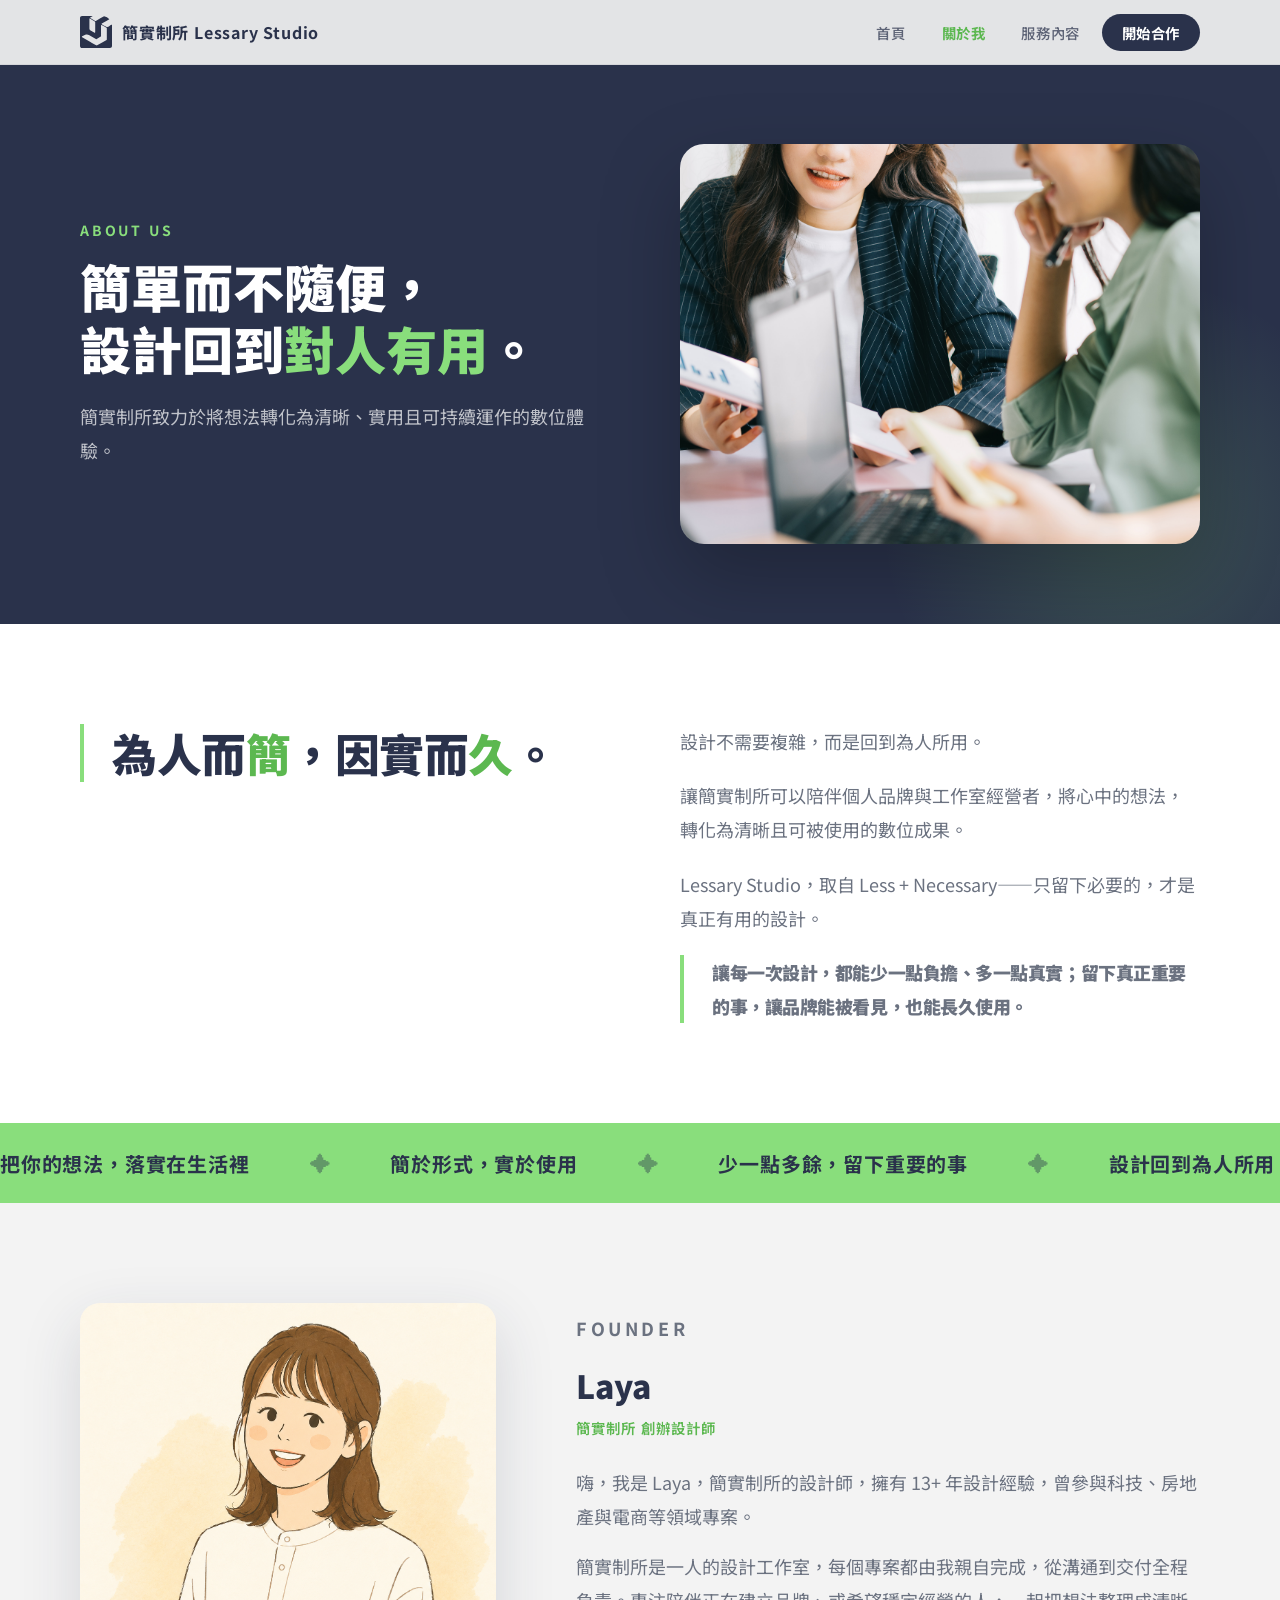
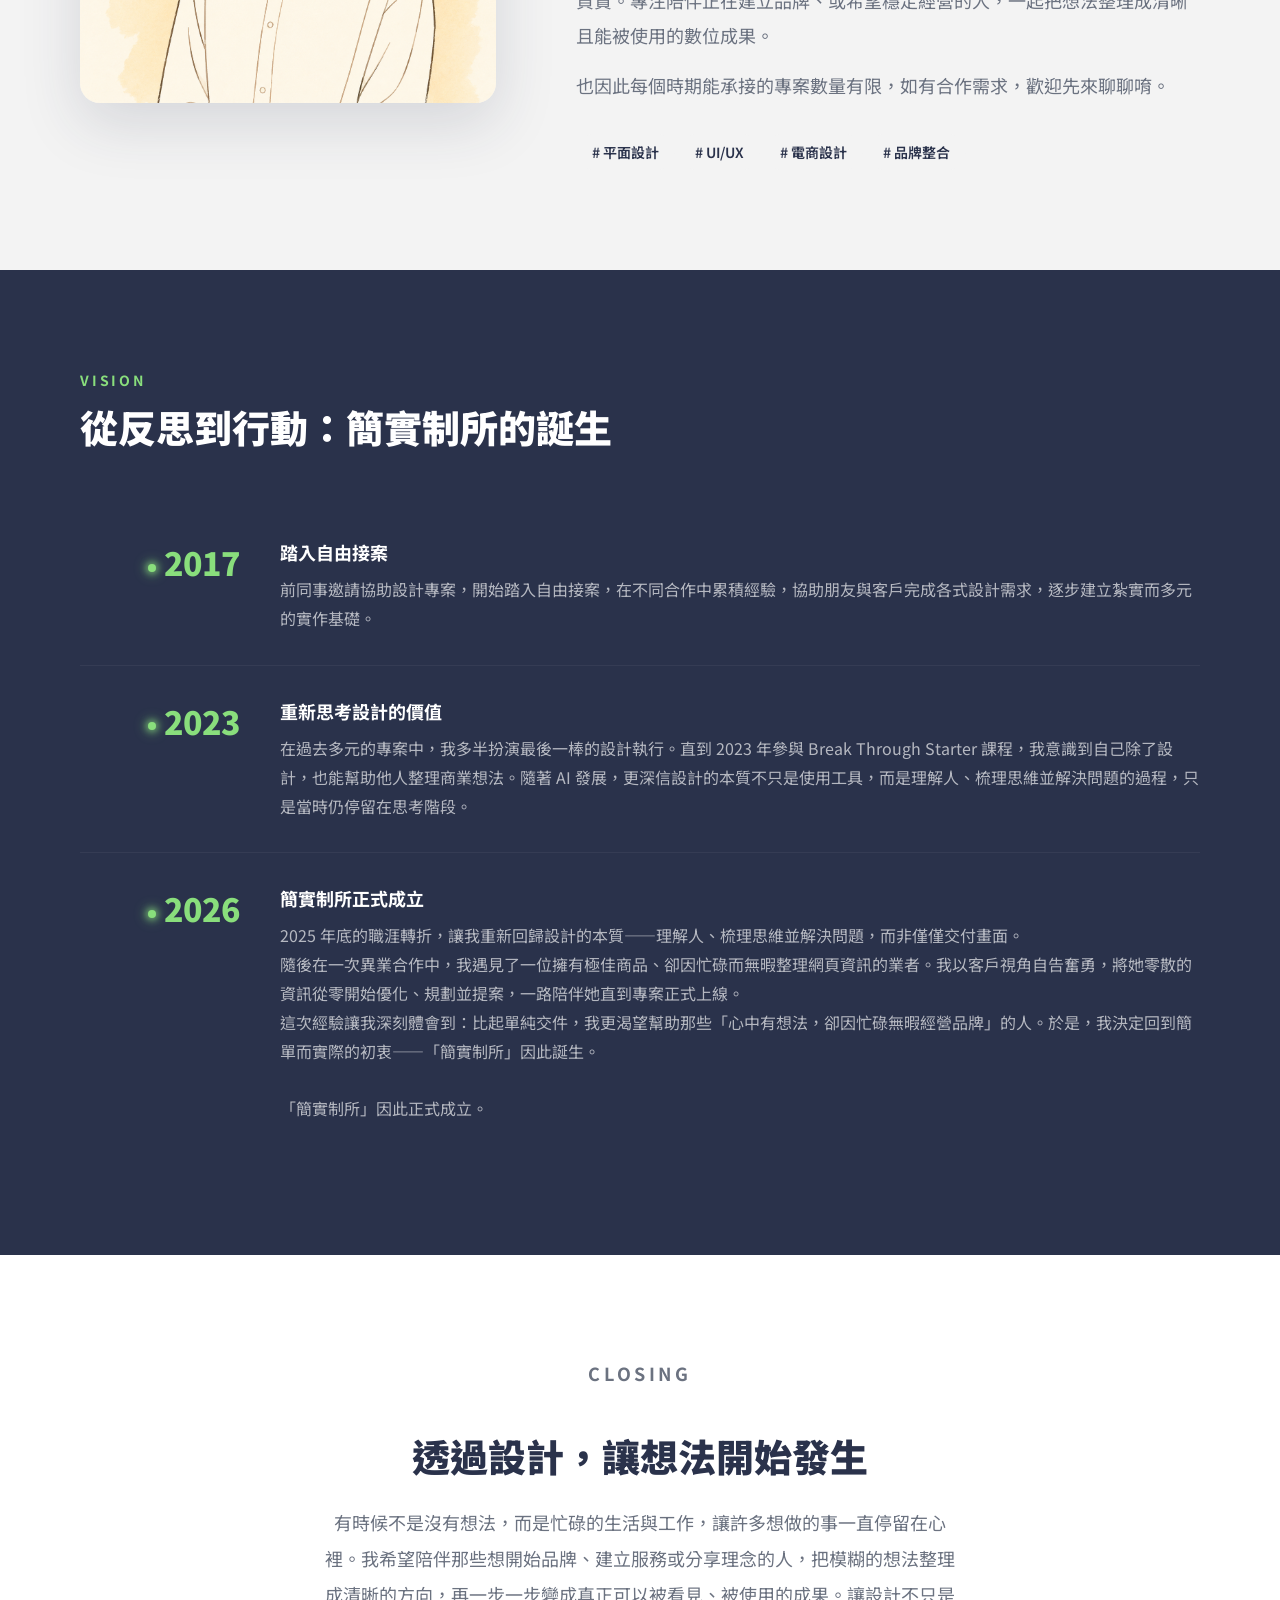
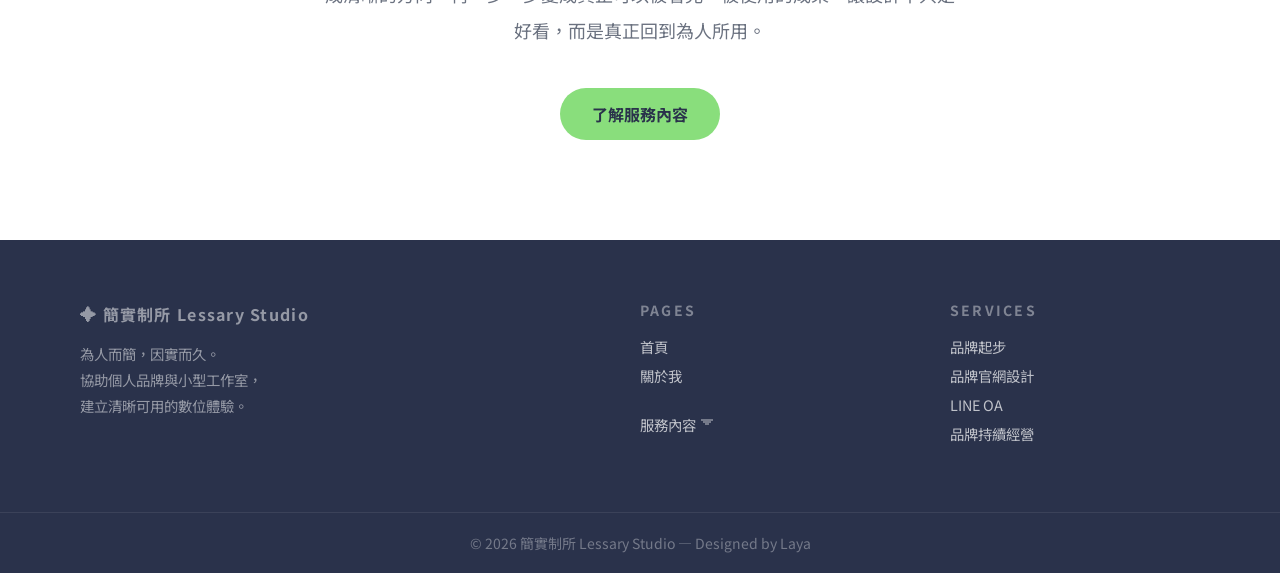
<file: about.html>
<!DOCTYPE html>
<html lang="zh-TW">
<head>
<meta charset="UTF-8">
<meta name="viewport" content="width=device-width, initial-scale=1.0">
<title>關於我 — 簡實制所 Lessary Studio</title>
<link href="https://fonts.googleapis.com/css2?family=Noto+Sans+TC:wght@300;400;500;700;900&display=swap" rel="stylesheet">

  <link href="https://fonts.googleapis.com/css2?family=Noto+Sans+TC:wght@300;400;500;700;900&display=swap" rel="stylesheet">
  <link rel="stylesheet" href="css/shared.css">
  <link rel="stylesheet" href="css/about.css">
  <link rel="icon" href="img/ico_lessary_logo.ico">

  <!-- SEO -->
  <meta name=”robots” content=”noindex , nofollow“> <!--讓爬蟲先不搜尋到-->
  <meta name="description" content="簡實制所 Lessary Studio，專為個人品牌與小型工作室提供品牌 Logo 設計、品牌官網設計建置、品牌 LINE 建置視覺建立，讓設計回到對人有用。">
  <meta name="keywords" content="品牌設計,Logo設計,品牌官網設計,LINE官方帳號,個人品牌,小型工作室,簡實制所,Lessary Studio">
  <meta name="author" content="簡實制所 Lessary Studio">
  <link rel="canonical" href="https://lessarystudio.com/">

  <!-- Open Graph（Facebook / LINE 縮圖預覽） -->
  <meta property="og:type" content="website">
  <meta property="og:url" content="https://lessarystudio.com/">
  <meta property="og:title" content="簡實制所 Lessary Studio｜品牌設計 · 品牌官網設計 · LINE 經營">
  <meta property="og:description" content="專為個人品牌與小型工作室設計。從 Logo、品牌官網設計到 品牌 LINE 建置，整合品牌基礎，陪你長期經營。">
  <meta property="og:image" content="[https://lessarystudio.com/img/og_lessary.jpg](https://lessarystudio.com/img/og_lessary)">
  <meta property="og:image:width" content="1200">
  <meta property="og:image:height" content="630">
  <meta property="og:locale" content="zh_TW">
  <meta property="og:site_name" content="簡實制所 Lessary Studio">


</head>
<body>



<!-- NAV -->
<nav class="nav" id="nav">
  <div class="nav-inner">
    <a href="index.html" class="nav-logo">
      <div class="logo-mark">
        <img src="img/img_lessary_logo.svg" alt="簡實制所">
      </div>
      <span class="logo-text">簡實制所 Lessary Studio</span>
    </a>
    <button class="hamburger" id="hamburger" aria-label="開啟選單" aria-expanded="false">
      <span></span><span></span><span></span>
    </button>
    <ul class="nav-links" id="navLinks">
      <li><a href="index.html">首頁</a></li>
      <li><a href="about.html" class="active">關於我</a></li>
      <li class="has-sub">
        <a href="services.html">服務內容</a>
        <button class="sub-toggle" aria-label="展開服務子選單">
          <span class="toggle-arrow">▾</span>
        </button>
        <ul class="nav-sub">
          <li><a href="service-brand.html">品牌起步</a></li>
          <li><a href="service-web.html">品牌官網設計</a></li>
          <li><a href="service-line.html">品牌 LINE 建置</a></li>
          <li><a href="service-ongoing.html">品牌持續經營</a></li>
        </ul>
      </li>
      <li><a href="services.html" class="nav-cta">開始合作</a></li>
    </ul>
  </div>
</nav>

<!-- PAGE HERO -->
<div class="page-hero">
  <div class="hero-grid">
    <div class="reveal">
      <p class="ph-label">About Us</p>
      <h1 class="ph-title">簡單而不隨便，<br>設計回到<em>對人有用</em>。</h1>
      <p class="ph-sub">簡實制所致力於將想法轉化為清晰、實用且可持續運作的數位體驗。</p>
    </div>
    <div class="ph-img-wrap reveal" style="transition-delay:.15s">
      <img src="img/img_about_01.jpg" alt="Creative workspace">
    </div>
  </div>
</div>

<!-- BRAND CONCEPT -->
<section class="brand-concept">
  <div class="concept-inner">
    <div class="concept-quote reveal">
      為人而<span>簡</span>，因實而<span>久</span>。
    </div>
    <div class="concept-body reveal" style="transition-delay:.1s">
      <p>設計不需要複雜，而是回到為人所用。</p>
      <p>讓簡實制所可以陪伴個人品牌與工作室經營者，將心中的想法，轉化為清晰且可被使用的數位成果。</p>
      <p>Lessary Studio，取自 Less + Necessary——只留下必要的，才是真正有用的設計。</p>
        <div class="concept-quote reveal">
      <p>讓每一次設計，都能少一點負擔、多一點真實；留下真正重要的事，讓品牌能被看見，也能長久使用。</p>
      </div>
    </div>
  </div>
</section>

<!-- MARQUEE BANNER -->
<div class="marquee-banner">
  <div class="marquee-inner">
    <span>把你的想法，落實在生活裡</span>
    <span class="marquee-sep">✦</span>
    <span>簡於形式，實於使用</span>
    <span class="marquee-sep">✦</span>
    <span>少一點多餘，留下重要的事</span>
    <span class="marquee-sep">✦</span>
    <span>設計回到為人所用</span>
    <span class="marquee-sep">✦</span>
    <span>清楚比複雜更有力量</span>
    <span class="marquee-sep">✦</span>
    <span>Only what is necessary.</span>
    <span class="marquee-sep">✦</span>
  </div>
</div>

<!-- FOUNDER -->
<section class="about-founder">
  <div class="founder-inner">
    <div class="reveal">
      <div class="founder-photo">
        <img src="img/img_about_designer.png" alt="Laya 設計師">
      </div>
    </div>
    <div class="founder-content reveal" style="transition-delay:.1s">
      <p class="section-label">Founder</p>
      <h3>Laya</h3>
      <p class="role">簡實制所 創辦設計師</p>
      <p>嗨，我是 Laya，簡實制所的設計師，擁有 13+ 年設計經驗，曾參與科技、房地產與電商等領域專案。</p>
      <p>簡實制所是一人的設計工作室，每個專案都由我親自完成，從溝通到交付全程負責。專注陪伴正在建立品牌、或希望穩定經營的人，一起把想法整理成清晰且能被使用的數位成果。</p>
      <p>也因此每個時期能承接的專案數量有限，如有合作需求，歡迎先來聊聊唷。</p>
      <div style="margin-top:32px;display:flex-wrap:wrap">
        <span style="display:inline-flex;align-items:center;gap:8px;background:var(--bg);padding:8px 16px;border-radius:30px;font-size:14px;font-weight:600;color:var(--primary)"># 平面設計</span>
        <span style="display:inline-flex;align-items:center;gap:8px;background:var(--bg);padding:8px 16px;border-radius:30px;font-size:14px;font-weight:600;color:var(--primary)"># UI/UX</span>
        <span style="display:inline-flex;align-items:center;gap:8px;background:var(--bg);padding:8px 16px;border-radius:30px;font-size:14px;font-weight:600;color:var(--primary)"># 電商設計</span>
        <span style="display:inline-flex;align-items:center;gap:8px;background:var(--bg);padding:8px 16px;border-radius:30px;font-size:14px;font-weight:600;color:var(--primary)"># 品牌整合</span>
      </div>
    </div>
  </div>
</section>

<!-- VISION / TIMELINE -->
<section class="vision">
  <p class="section-label reveal">Vision</p>
  <h2 class="section-title reveal">從反思到行動：簡實制所的誕生</h2>
  <div class="timeline">
    <div class="tl-item reveal">
      <p class="tl-year">2017</p>
      <div class="tl-content">
        <h4>踏入自由接案</h4>
        <p>前同事邀請協助設計專案，開始踏入自由接案，在不同合作中累積經驗，協助朋友與客戶完成各式設計需求，逐步建立紮實而多元的實作基礎。</p>
      </div>
    </div>
  <div class="tl-item reveal" style="transition-delay:.1s">
  <p class="tl-year">2023</p>
  <div class="tl-content">
    <h4>重新思考設計的價值</h4>
    <p>在過去多元的專案中，我多半扮演最後一棒的設計執行。直到 2023 年參與 Break Through Starter 課程，我意識到自己除了設計，也能幫助他人整理商業想法。隨著 AI 發展，更深信設計的本質不只是使用工具，而是理解人、梳理思維並解決問題的過程，只是當時仍停留在思考階段。
    </p>
  </div>
</div>

<div class="tl-item reveal" style="transition-delay:.2s">
  <p class="tl-year">2026</p>
  <div class="tl-content">
    <h4>簡實制所正式成立</h4>
    <p>2025 年底的職涯轉折，讓我重新回歸設計的本質——理解人、梳理思維並解決問題，而非僅僅交付畫面。
    <br>隨後在一次異業合作中，我遇見了一位擁有極佳商品、卻因忙碌而無暇整理網頁資訊的業者。我以客戶視角自告奮勇，將她零散的資訊從零開始優化、規劃並提案，一路陪伴她直到專案正式上線。<br>這次經驗讓我深刻體會到：比起單純交件，我更渴望幫助那些「心中有想法，卻因忙碌無暇經營品牌」的人。於是，我決定回到簡單而實際的初衷——「簡實制所」因此誕生。<br><br>「簡實制所」因此正式成立。
    </p>
  </div>
</div>
    </div>
  </div>
</section>

<!-- CLOSING -->
<section class="closing">
  <div class="closing-inner reveal">
    <p class="section-label" style="text-align:center">Closing</p>
    <h2 class="section-title" style="margin-bottom:24px;">透過設計，讓想法開始發生</h2>
    <p>有時候不是沒有想法，而是忙碌的生活與工作，讓許多想做的事一直停留在心裡。我希望陪伴那些想開始品牌、建立服務或分享理念的人，把模糊的想法整理成清晰的方向，再一步一步變成真正可以被看見、被使用的成果。讓設計不只是好看，而是真正回到為人所用。</p>
    <a href="services.html" class="btn-accent">了解服務內容</a>
  </div>
</section>
<!-- FOOTER -->
<footer>
  <div class="footer-brand">
    <p class="logo">✦ 簡實制所 Lessary Studio</p>
    <p>為人而簡，因實而久。<br>協助個人品牌與小型工作室，<br>建立清晰可用的數位體驗。</p>
  </div>
  <div class="footer-col">
    <h4>Pages</h4>
    <a href="index.html">首頁</a>
    <a href="about.html">關於我</a>
    <a href="services.html">服務內容 <span class="desktop-arrow">▾</span></a>
  </div>
   <div class="footer-col">
    <h4>Services</h4>
    <a href="service-brand.html">品牌起步</a>
    <a href="service-web.html">品牌官網設計</a>
    <a href="service-line.html">LINE OA</a>
    <a href="service-ongoing.html">品牌持續經營</a>
  </div>
</footer>
<div class="footer-bottom">
  <p>© 2026 簡實制所 Lessary Studio — Designed by Laya</p>
</div>

  <script src="https://code.jquery.com/jquery-3.7.1.min.js"></script>
  <script src="js/shared.js"></script>
</body>
</html>
</file>
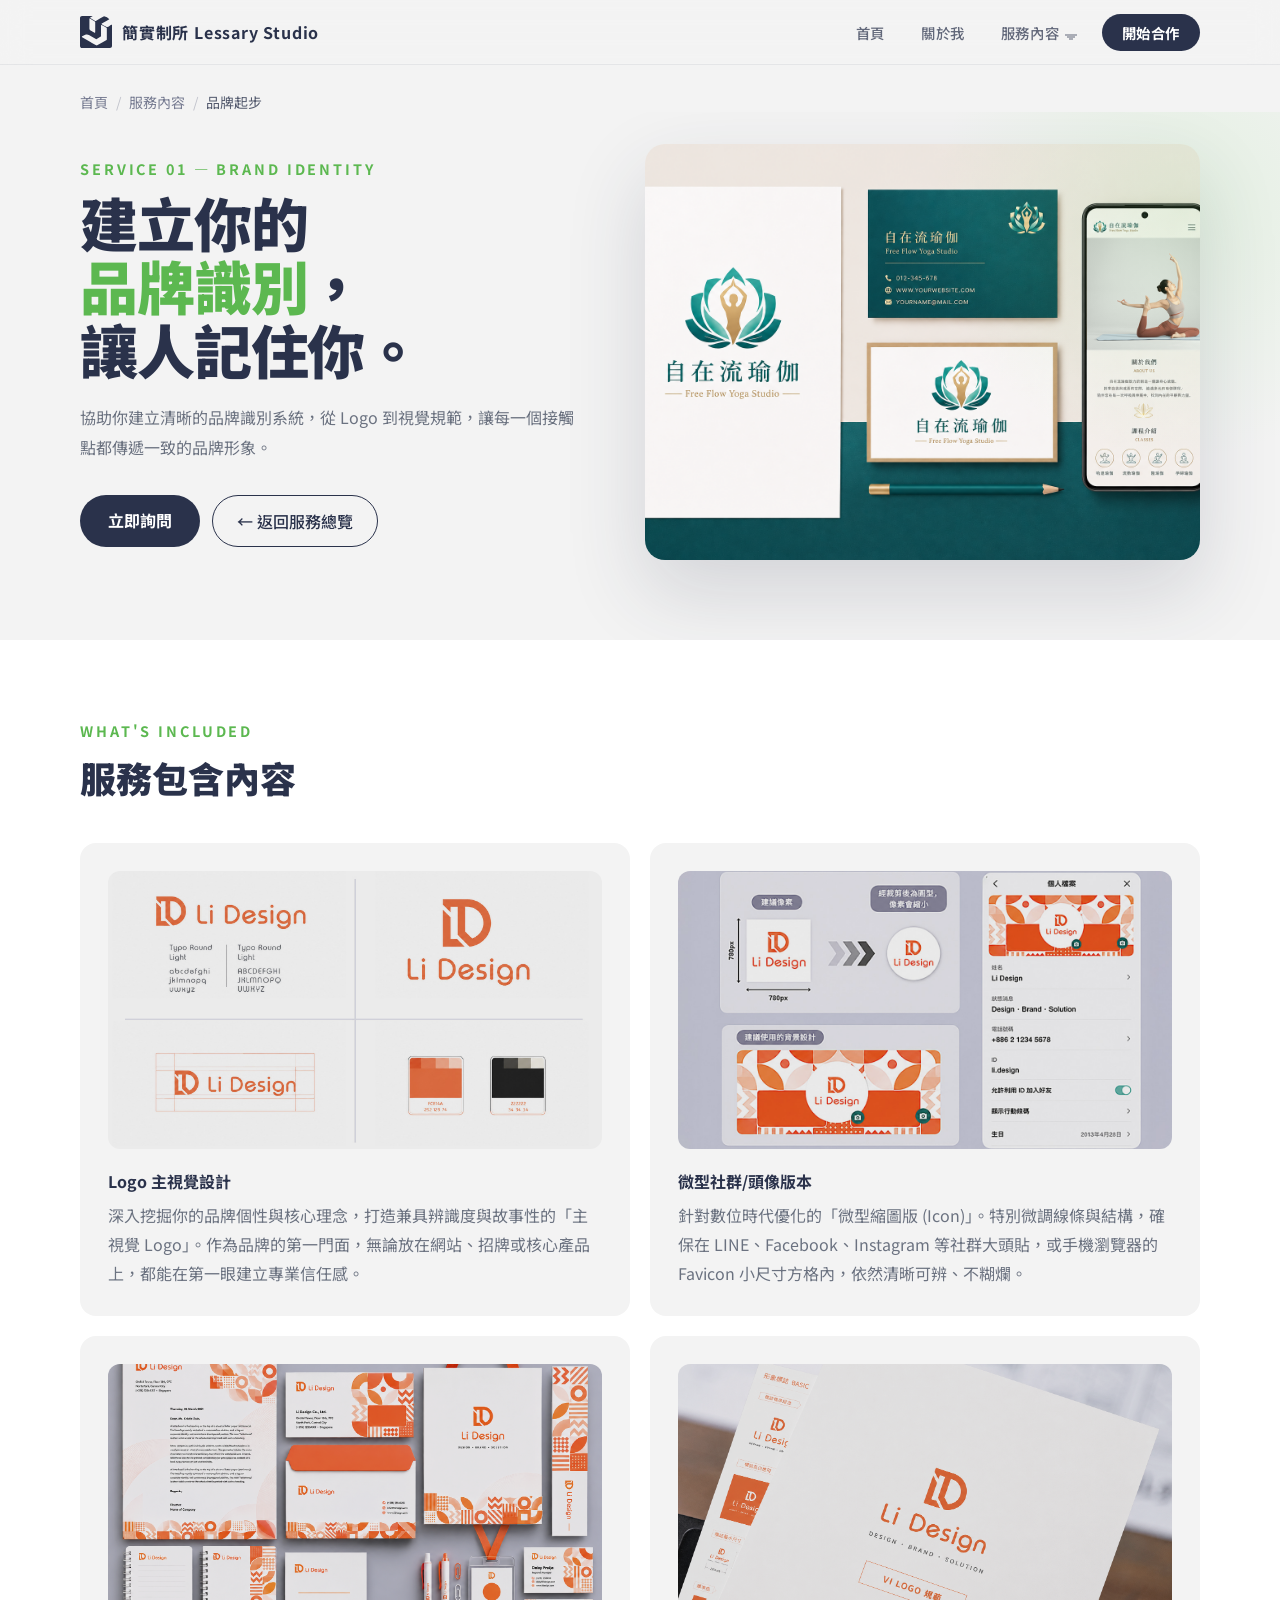
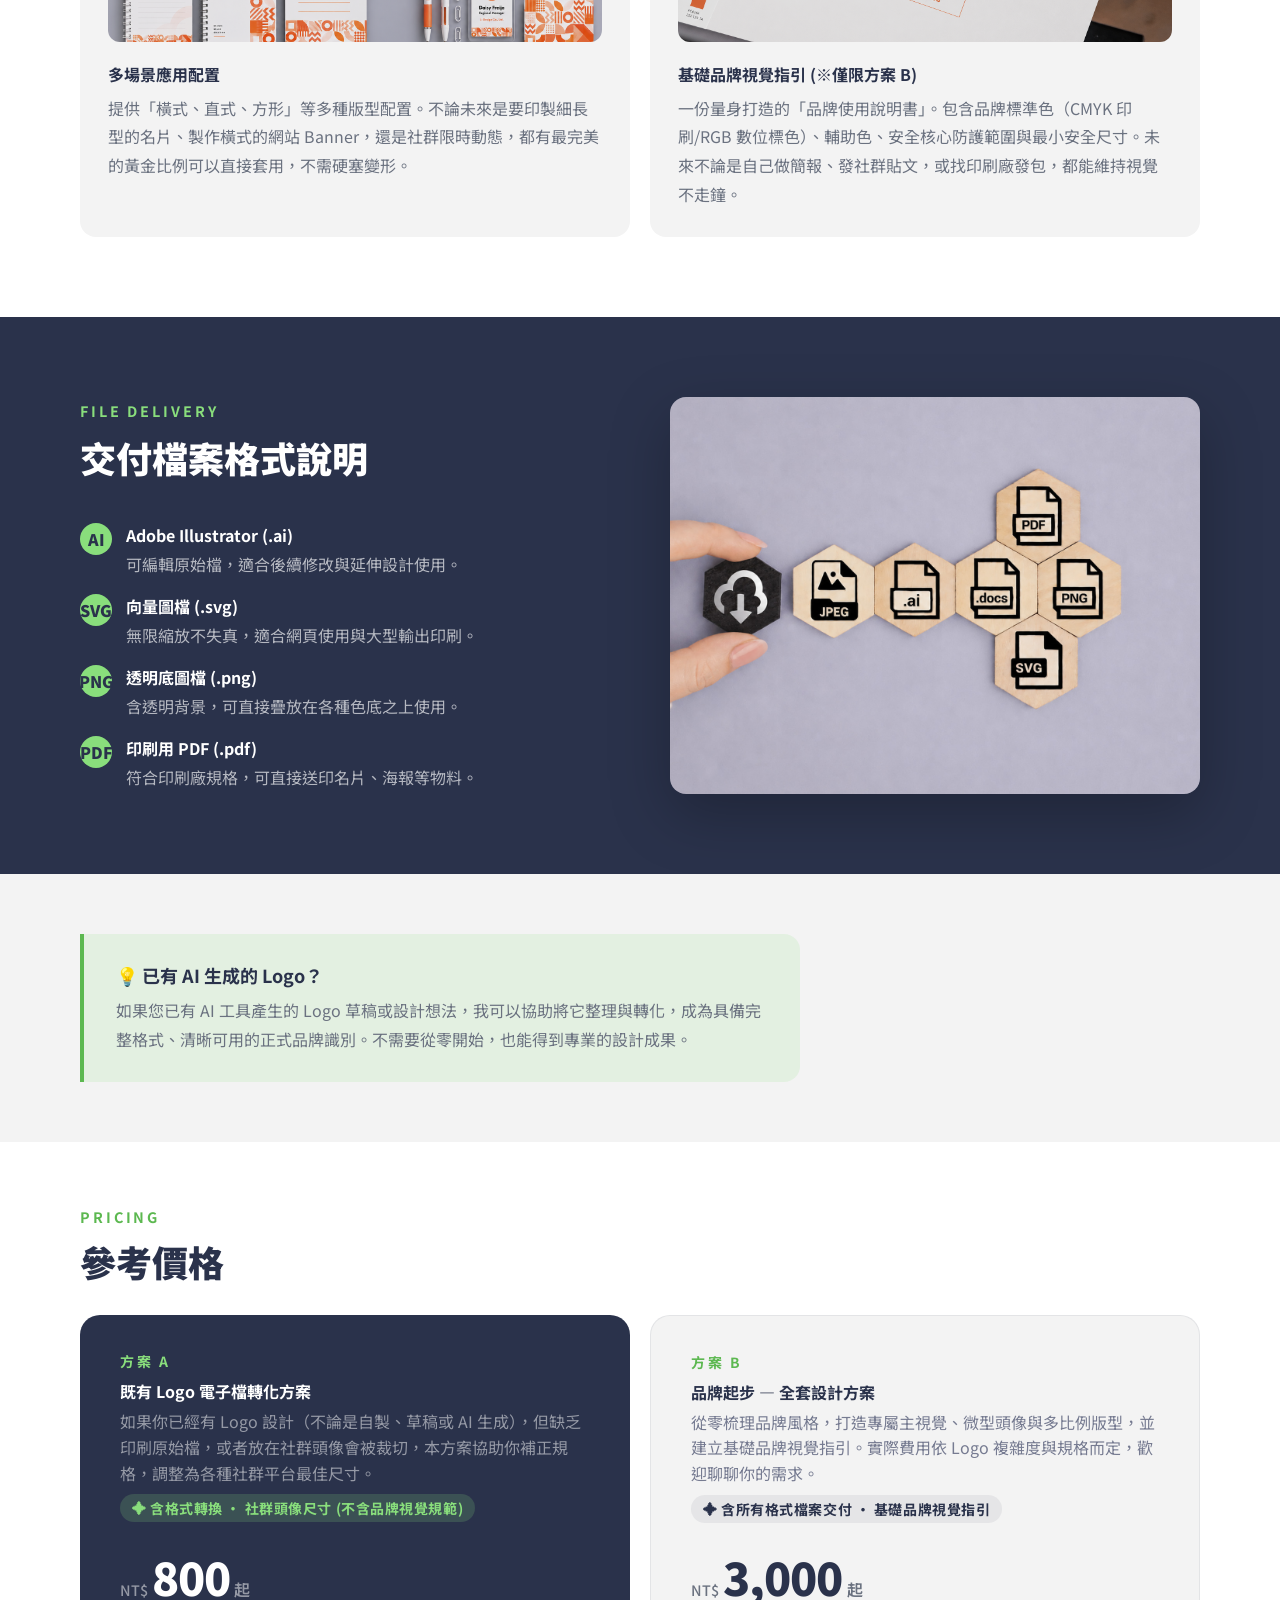
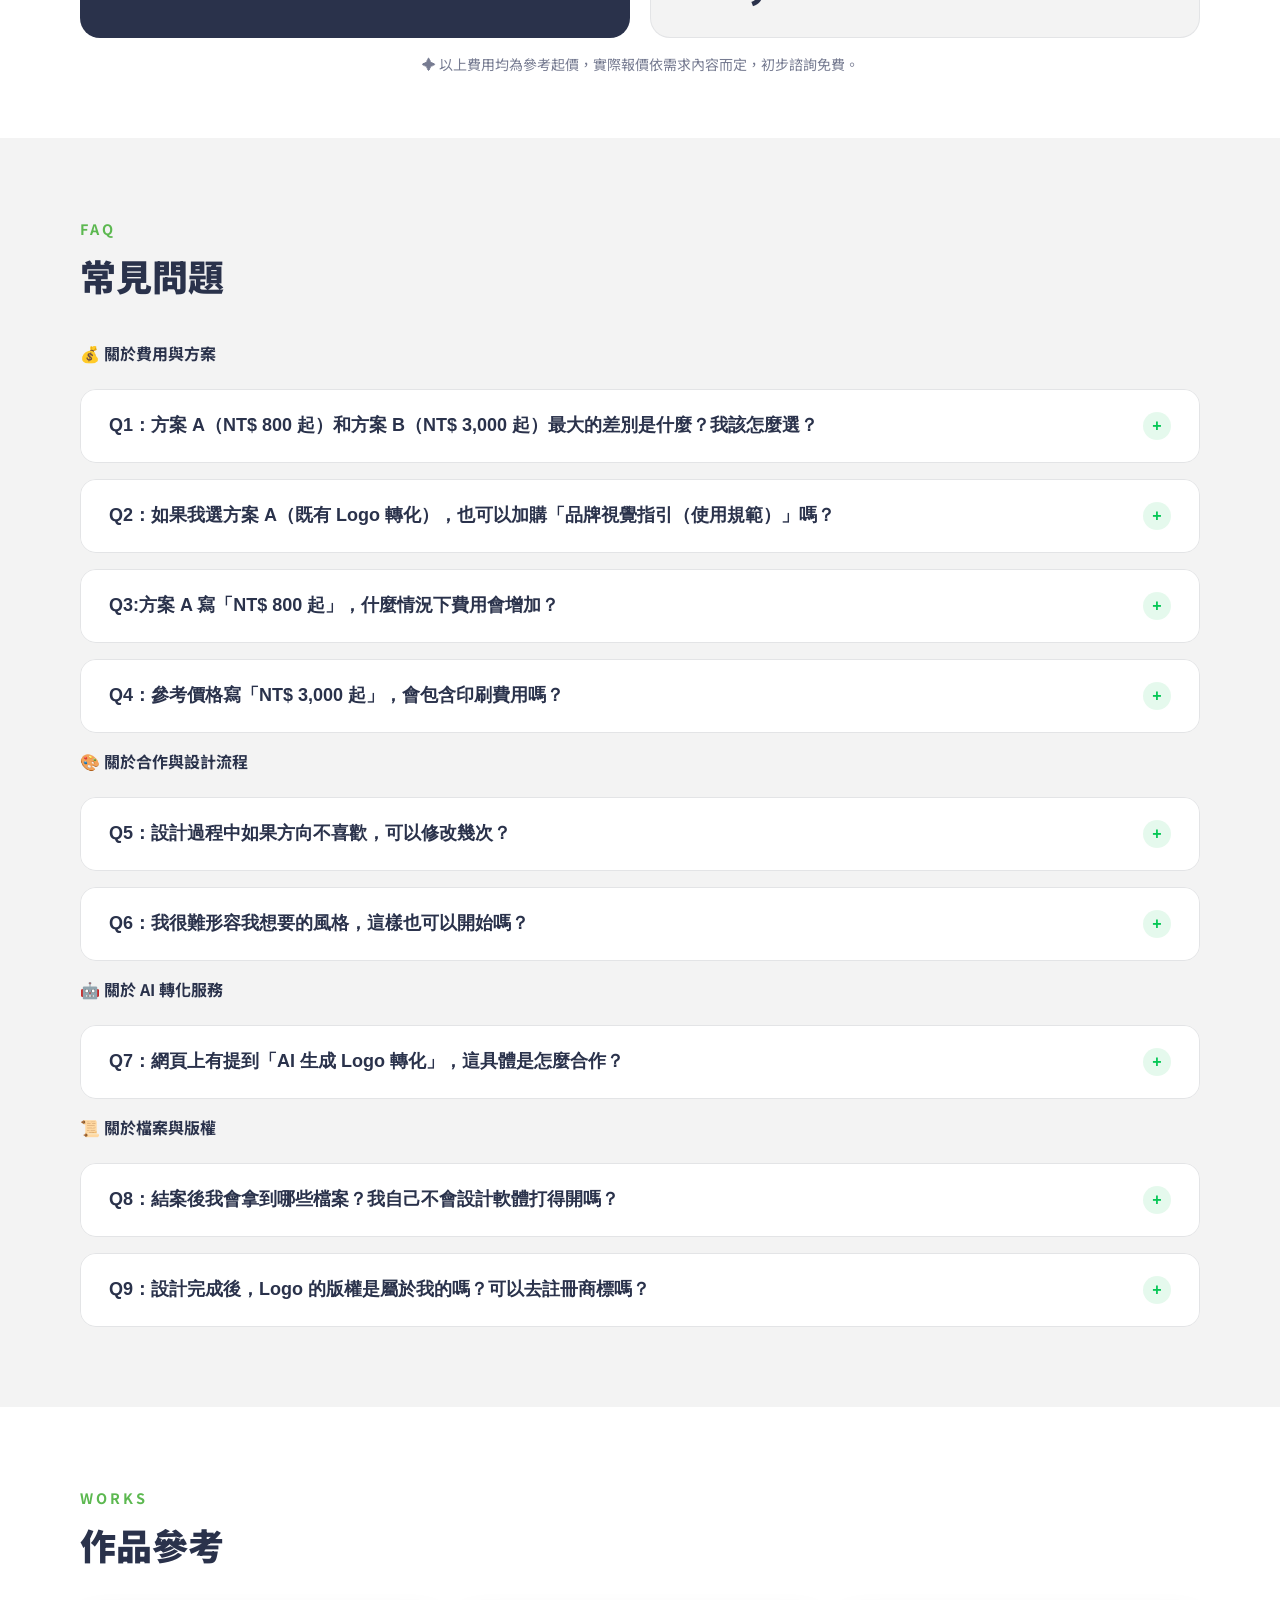
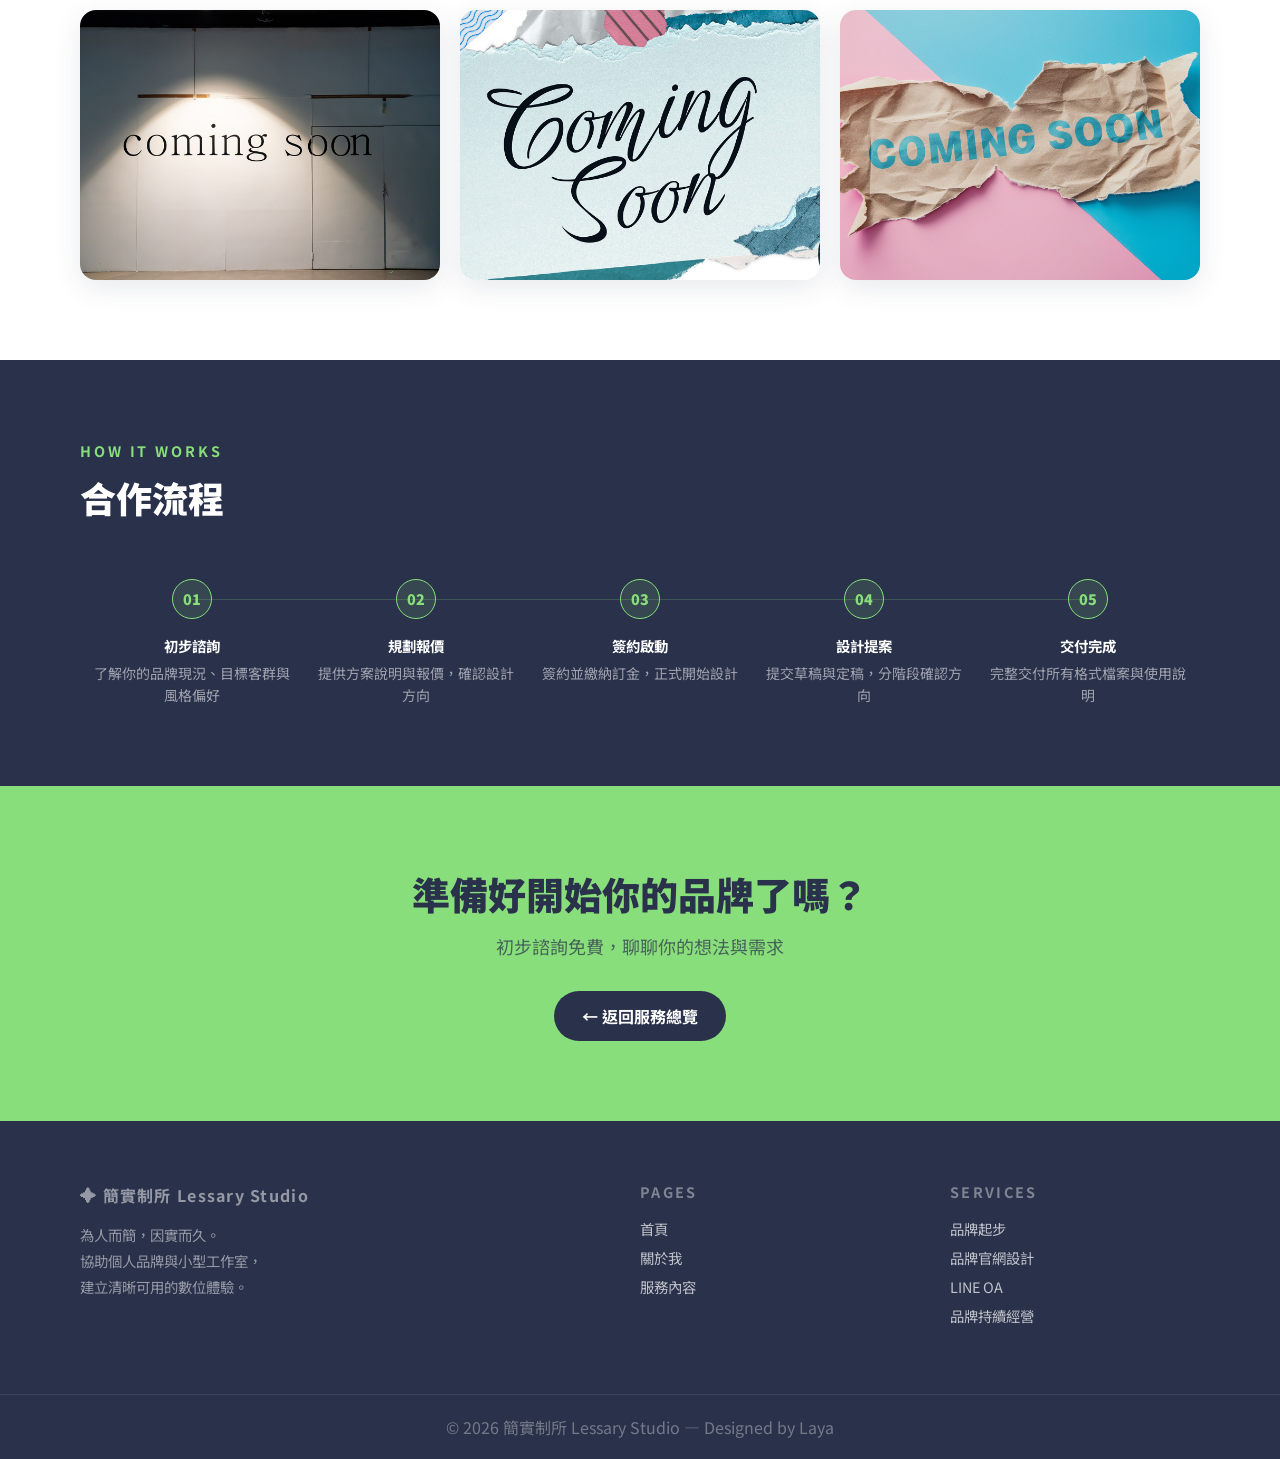
<file: service-brand.html>
<!DOCTYPE html>
<html lang="zh-TW">
<head>
<meta charset="UTF-8">
<meta name="viewport" content="width=device-width, initial-scale=1.0">
<title>品牌起步 — 簡實制所 Lessary Studio</title>
<link href="https://fonts.googleapis.com/css2?family=Noto+Sans+TC:wght@300;400;500;700;900&display=swap" rel="stylesheet">

  <link href="https://fonts.googleapis.com/css2?family=Noto+Sans+TC:wght@300;400;500;700;900&display=swap" rel="stylesheet">
  <link rel="stylesheet" href="css/shared.css">
  <link rel="stylesheet" href="css/service-brand.css?0528_v1">

  <link rel="icon" href="img/ico_lessary_logo.ico">

  <!-- SEO -->
  <meta name=”robots” content=”noindex , nofollow“> <!--讓爬蟲先不搜尋到-->
  <meta name="description" content="簡實制所 Lessary Studio，專為個人品牌與小型工作室提供品牌 Logo 設計、品牌官網設計建置、品牌 LINE 建置視覺建立，讓設計回到對人有用。">
  <meta name="keywords" content="品牌設計,Logo設計,品牌官網設計,LINE官方帳號,個人品牌,小型工作室,簡實制所,Lessary Studio">
  <meta name="author" content="簡實制所 Lessary Studio">
  <link rel="canonical" href="https://lessarystudio.com/">

  <!-- Open Graph（Facebook / LINE 縮圖預覽） -->
  <meta property="og:type" content="website">
  <meta property="og:url" content="https://lessarystudio.com/">
  <meta property="og:title" content="簡實制所 Lessary Studio｜品牌設計 · 品牌官網設計 · LINE 經營">
  <meta property="og:description" content="專為個人品牌與小型工作室設計。從 Logo、品牌官網設計到 品牌 LINE 建置，整合品牌基礎，陪你長期經營。">
  <meta property="og:image" content="[https://lessarystudio.com/img/og_lessary.jpg](https://lessarystudio.com/img/og_lessary)">
  <meta property="og:image:width" content="1200">
  <meta property="og:image:height" content="630">
  <meta property="og:locale" content="zh_TW">
  <meta property="og:site_name" content="簡實制所 Lessary Studio">

</head>
<body>



<!-- NAV -->
<nav class="nav" id="nav">
  <div class="nav-inner">
    <a href="index.html" class="nav-logo">
      <div class="logo-mark">
        <img src="img/img_lessary_logo.svg" alt="簡實制所">
      </div>
      <span class="logo-text">簡實制所 Lessary Studio</span>
    </a>
    <button class="hamburger" id="hamburger" aria-label="開啟選單" aria-expanded="false">
      <span></span><span></span><span></span>
    </button>
    <ul class="nav-links" id="navLinks">
      <li><a href="index.html">首頁</a></li>
      <li><a href="about.html">關於我</a></li>
      <li class="has-sub">
    
        <a href="services.html">服務內容 <span class="desktop-arrow active">▾</span></a>
        <button class="sub-toggle" aria-label="展開服務子選單">
          <span class="toggle-arrow">▾</span>
        </button>
        <ul class="nav-sub">
          <li><a href="service-brand.html" class="active">品牌起步</a></li>
          <li><a href="service-web.html">品牌官網設計</a></li>
          <li><a href="service-line.html">品牌 LINE 建置</a></li>
          <li><a href="service-ongoing.html">品牌持續經營</a></li>
        </ul>
      </li>
      <li><a href="services.html" class="nav-cta">開始合作</a></li>
    </ul>
  </div>
</nav>

<div class="breadcrumb">
  <a href="index.html">首頁</a><span>/</span>
  <a href="services.html">服務內容</a><span>/</span>
  <span style="color:var(--primary);opacity:.8;">品牌起步</span>
</div>

<!-- HERO -->
<div class="detail-hero">
  <div class="reveal">
    <p class="dh-label">Service 01 — Brand Identity</p>
    <h1 class="dh-title">建立你的<br><em>品牌識別</em>，<br>讓人記住你。</h1>
    <p class="dh-sub">協助你建立清晰的品牌識別系統，從 Logo 到視覺規範，讓每一個接觸點都傳遞一致的品牌形象。</p>
    <div class="dh-btns">
      <a href="#contact" class="btn-primary">立即詢問</a>
      <a href="services.html" class="btn-ghost">← 返回服務總覽</a>
    </div>
  </div>
  <div class="hero-img-wrap reveal" style="transition-delay:.15s">
    <img src="img/img_service_brand_cover.png" alt="Brand design">
  </div>
</div>

<!-- INCLUDED -->
<section class="included">
  <p class="sec-label reveal">What's Included</p>
  <h2 class="sec-title reveal">服務包含內容</h2>
  <div class="inc-grid">

    <!-- 01 Logo 主視覺 -->
    <div class="inc-card reveal" style="transition-delay:.05s">
      <div class="ic-img">
        <img src="img/img_service_brand_s01.jpg" alt="Logo 主視覺設計"/>
      </div>
      <h3 class="ic-title">Logo 主視覺設計</h3>
      <p class="ic-desc">深入挖掘你的品牌個性與核心理念，打造兼具辨識度與故事性的「主視覺 Logo」。作為品牌的第一門面，無論放在網站、招牌或核心產品上，都能在第一眼建立專業信任感。</p>
    </div>

    <!-- 02 社群頭像版本 -->
    <div class="inc-card reveal" style="transition-delay:.1s">
      <div class="ic-img">
        <img src="img/img_service_brand_s02.jpg" alt="微型社群頭像版本"/>
      </div>
      <h3 class="ic-title">微型社群/頭像版本</h3>
      <p class="ic-desc">針對數位時代優化的「微型縮圖版 (Icon)」。特別微調線條與結構，確保在 LINE、Facebook、Instagram 等社群大頭貼，或手機瀏覽器的 Favicon 小尺寸方格內，依然清晰可辨、不糊爛。</p>
    </div>

    <!-- 03 多場景應用 -->
    <div class="inc-card reveal" style="transition-delay:.15s">
      <div class="ic-img">
        <img src="img/img_service_brand_s03.png" alt="多場景應用配置"/>
      </div>
      <h3 class="ic-title">多場景應用配置</h3>
      <p class="ic-desc">提供「橫式、直式、方形」等多種版型配置。不論未來是要印製細長型的名片、製作橫式的網站 Banner，還是社群限時動態，都有最完美的黃金比例可以直接套用，不需硬塞變形。</p>
    </div>

    <!-- 04 品牌視覺指引 -->
    <div class="inc-card reveal" style="transition-delay:.2s">
      <div class="ic-img">
        <img src="img/img_service_brand_s04.png" alt="基礎品牌視覺指引"/>
      </div>
      <h3 class="ic-title">基礎品牌視覺指引 (※僅限方案 B)</h3>
      <p class="ic-desc">一份量身打造的「品牌使用說明書」。包含品牌標準色（CMYK 印刷/RGB 數位標色）、輔助色、安全核心防護範圍與最小安全尺寸。未來不論是自己做簡報、發社群貼文，或找印刷廠發包，都能維持視覺不走鐘。</p>
    </div>

  </div>
</section>

<!-- DELIVERY -->
<section class="delivery">
  <div class="del-row">
    <div class="reveal">
      <p class="sec-label">File Delivery</p>
      <h2 class="sec-title">交付檔案格式說明</h2>
      <div class="del-list">
        <div class="del-item">
          <div class="del-num">AI</div>
          <div class="del-text"><h4>Adobe Illustrator (.ai)</h4><p>可編輯原始檔，適合後續修改與延伸設計使用。</p></div>
        </div>
        <div class="del-item">
          <div class="del-num">SVG</div>
          <div class="del-text"><h4>向量圖檔 (.svg)</h4><p>無限縮放不失真，適合網頁使用與大型輸出印刷。</p></div>
        </div>
        <div class="del-item">
          <div class="del-num">PNG</div>
          <div class="del-text"><h4>透明底圖檔 (.png)</h4><p>含透明背景，可直接疊放在各種色底之上使用。</p></div>
        </div>
        <div class="del-item">
          <div class="del-num">PDF</div>
          <div class="del-text"><h4>印刷用 PDF (.pdf)</h4><p>符合印刷廠規格，可直接送印名片、海報等物料。</p></div>
        </div>
      </div>
    </div>
    <div class="del-img reveal" style="transition-delay:.15s">
      <img src="img/img_service_brand_s05.jpg" alt="Brand files">
    </div>
  </div>
</section>

<!-- NOTE -->
<section class="note-section">
  <div class="reveal">
    <div class="note-inner">
      <h4>💡 已有 AI 生成的 Logo？</h4>
      <p>如果您已有 AI 工具產生的 Logo 草稿或設計想法，我可以協助將它整理與轉化，成為具備完整格式、清晰可用的正式品牌識別。不需要從零開始，也能得到專業的設計成果。</p>
    </div>
  </div>
</section>

<!-- PRICE -->
<section class="price-section">
  <p class="sec-label reveal" style="margin-bottom:8px;">Pricing</p>
  <h2 class="sec-title reveal" style="margin-bottom:28px;">參考價格</h2>
  <div class="price-grid">
    
    <!-- 方案 A -->
    <div class="price-card price-card-a reveal" style="transition-delay:.05s">
      <div class="pc-left">
        <p class="pc-label">方案 A</p>
        <h3 class="pc-title">既有 Logo 電子檔轉化方案</h3>
        <p class="pc-note">如果你已經有 Logo 設計（不論是自製、草稿或 AI 生成），但缺乏印刷原始檔，或者放在社群頭像會被裁切，本方案協助你補正規格，調整為各種社群平台最佳尺寸。</p>
        <span class="pc-tag">✦ 含格式轉換 · 社群頭像尺寸 (不含品牌視覺規範)</span>
      </div>
      <div class="pc-right">
        <span class="pc-from">NT$</span>
        <span class="pc-amount">800</span>
        <span class="pc-unit">起</span>
      </div>
    </div>
    
    <!-- 方案 B -->
    <div class="price-card price-card-b reveal" style="transition-delay:.1s">
      <div class="pc-left">
        <p class="pc-label">方案 B</p>
        <h3 class="pc-title">品牌起步 — 全套設計方案</h3>
        <p class="pc-note">從零梳理品牌風格，打造專屬主視覺、微型頭像與多比例版型，並建立基礎品牌視覺指引。實際費用依 Logo 複雜度與規格而定，歡迎聊聊你的需求。</p>
        <span class="pc-tag">✦ 含所有格式檔案交付 · 基礎品牌視覺指引</span>
      </div>
      <div class="pc-right">
        <span class="pc-from">NT$</span>
        <span class="pc-amount">3,000</span>
        <span class="pc-unit">起</span>
      </div>
    </div>
    
  </div>
  <p class="reveal" style="font-size:14px;color:var(--text-light);margin-top:16px;text-align:center;">✦ 以上費用均為參考起價，實際報價依需求內容而定，初步諮詢免費。</p>
</section>


<!-- PRICE 
<section class="price-section">
  <div class="price-inner reveal">
    <div class="price-left">
      <p class="price-label">Pricing</p>
      <h3 class="price-title">品牌起步 — 參考價格</h3>
      <p class="price-note">實際費用依 Logo 複雜度、版本數量與使用規範內容而有所不同。歡迎先聊聊你的需求，再提供精確報價。</p>
      <span class="price-tag">✦ 含所有格式檔案交付</span>
    </div>
    <div class="price-right">
      <span class="price-from">NT$</span>
      <span class="price-amount">8,000</span>
      <span class="price-unit">起</span>
    </div>
  </div>

  <div class="price-inner reveal" style="margin-top:16px;">
    <div class="price-left">
      <p class="price-label">Add-on</p>
      <h3 class="price-title">既有 Logo 整理與規範方案</h3>
      <p class="price-note">如果你已有 Logo 但需要轉換成可印製的格式、製作適合各社群平台的頭像尺寸版本，以及建立基礎的品牌視覺使用規範，可選擇此加購方案。</p>
      <span class="price-tag">✦ 含格式轉換 · 頭像版本 · 使用規範</span>
    </div>
    <div class="price-right">
      <span class="price-from">NT$</span>
      <span class="price-amount">800</span>
      <span class="price-unit">起</span>
    </div>
  </div>
</section>-->


<!-- FAQ -->
<section class="faq-section">
  <p class="sec-label reveal">FAQ</p>
  <h2 class="sec-title reveal">常見問題</h2>
  <div class="faq-list reveal" style="transition-delay:.05s">

    <h3 class="ic-title">💰 關於費用與方案</h3>

    <div class="faq-item">
      <button class="faq-q">
        <span class="faq-q-text">Q1：方案 A（NT$ 800 起）和方案 B（NT$ 3,000 起）最大的差別是什麼？我該怎麼選？</span>
        <span class="faq-icon">+</span>
      </button>
      <div class="faq-a">
        <p>兩者核心差異在於「有沒有包含全新視覺設計」與「品牌視覺指引（規範）」：</p>
        <p>【方案 A】適合「已有現成設計」的人： 適合您已有自己做好的圖檔、或用 AI 生成好的靈感草稿，但缺乏印刷向量原始檔（AI/SVG），或放在 LINE/FB 大頭貼會被切到。我會幫您純手工重新描繪、補正規格，並做成各種社群尺寸。此方案不包含顏色、間距等品牌使用規範手冊。</p>
        <p>【方案 B】適合「需要從零設計」的人： 適合目前只有想法、需要從頭規劃風格的品牌。除了全新的 Logo 設計、多比例配置外，還會包含一份基礎品牌視覺指引（標準色、輔助色與安全使用規範）。</p>
      </div>
    </div>

    <div class="faq-item">
      <button class="faq-q">
        <span class="faq-q-text">Q2：如果我選方案 A（既有 Logo 轉化），也可以加購「品牌視覺指引（使用規範）」嗎？</span>
        <span class="faq-icon">+</span>
      </button>
      <div class="faq-a">
        <p>當然可以！如果您已有固定 Logo，只是想為它梳理出一套標準的色彩規範（如印刷 CMYK 與數位 RGB 標色）和使用限制，歡迎在初步諮詢時提出，我會依據您現有的視覺複雜度，為您單獨評估規範建立的加購報價。</p>
      </div>
    </div>

    <div class="faq-item">
      <button class="faq-q">
        <span class="faq-q-text">Q3:方案 A 寫「NT$ 800 起」，什麼情況下費用會增加？</span>
        <span class="faq-icon">+</span>
      </button>
      <div class="faq-a">
        <p>當您提供的既有 Logo 或 AI 草稿線條極度複雜（例如：寫實風格的繁複插圖、結構混亂的漸層物件），需要耗費大量時間人工精細描繪與幾何校正時，費用會依圖面的複雜度進行微調。諮詢時只要您提供現有圖檔，我就會直接給您一口價的透明報價。</p>
      </div>
    </div>

    <div class="faq-item">
      <button class="faq-q">
        <span class="faq-q-text">Q4：參考價格寫「NT$ 3,000 起」，會包含印刷費用嗎？</span>
        <span class="faq-icon">+</span>
      </button>
      <div class="faq-a">
        <p>實際報價會依據您的「設計複雜度（例如：純文字設計 vs. 複雜手繪插圖）」與「修改次數需求」來調整。初步諮詢後，我會提供一份固定的透明報價單，合約簽定後絕不惡意加價。另外，報價均不含印刷費用與實體物料，但我會交付符合印刷廠標準的 PDF 檔案，您可以直接送印。</p>
      </div>
    </div>

    
    <h3 class="ic-title">🎨 關於合作與設計流程</h3>

    <div class="faq-item">
      <button class="faq-q">
        <span class="faq-q-text">Q5：設計過程中如果方向不喜歡，可以修改幾次？</span>
        <span class="faq-icon">+</span>
      </button>
      <div class="faq-a">
        <p>簡實制所重視「因實而久」的溝通。在初期的「設計提案」階段，我會提供 2-3 款不同方向的草案供您挑選。選定其中一款後，方案內包含 3 次的細部微調（如字體線條、色彩比例調整）。超過 3 次則會酌收部分延伸修改費。</p>
      </div>
    </div>
    
    <div class="faq-item">
      <button class="faq-q">
        <span class="faq-q-text">Q6：我很難形容我想要的風格，這樣也可以開始嗎？</span>
        <span class="faq-icon">+</span>
      </button>
      <div class="faq-a">
        <p>完全沒問題！在步驟 01 的「初步諮詢」中，我會透過一套互動式的風格引導問卷與圖像挑選，陪你一起收斂想法。你不需要懂設計專有名詞，只需要告訴我你的品牌想帶給人什麼感覺、要賣給誰，剩下的就交給我。</p>
      </div>
    </div>

    <h3 class="ic-title">🤖 關於 AI 轉化服務</h3>
    <div class="faq-item">
      <button class="faq-q">
        <span class="faq-q-text">Q7：網頁上有提到「AI 生成 Logo 轉化」，這具體是怎麼合作？</span>
        <span class="faq-icon">+</span>
      </button>
      <div class="faq-a">
        <p>許多客戶會用 Chart GPT, Midjourney 或 Canva 生成出好看的圖片，但這類檔案通常解析度不足、無法印刷，且常有線條凌亂、不符幾何美感的問題。您可以把這些 AI 產出的「靈感草稿」交給我，我會保留您喜歡的核心概念，手動重新描繪、精簡線條，並將其規範化、向量化，變成真正能商業使用的專業 Logo。</p>
      </div>
    </div>

        <h3 class="ic-title">📜 關於檔案與版權</h3>
    <div class="faq-item">
      <button class="faq-q">
        <span class="faq-q-text">Q8：結案後我會拿到哪些檔案？我自己不會設計軟體打得開嗎？</span>
        <span class="faq-icon">+</span>
      </button>
      <div class="faq-a">
        <p>您會拿到完整包裝的雲端資料夾。針對不會設計軟體的您，可以直接使用 PNG（透明底圖，手機電腦皆可直接發文、套圖） 與 PDF（可直接傳給印刷廠）。如果是未來要交給其他設計師延伸應用的 AI 原始檔與 SVG 向量檔，也都會一併完整交付。</p>
      </div>
    </div>

       <div class="faq-item">
      <button class="faq-q">
        <span class="faq-q-text">Q9：設計完成後，Logo 的版權是屬於我的嗎？可以去註冊商標嗎？</span>
        <span class="faq-icon">+</span>
      </button>
      <div class="faq-a">
        <p>當尾款交付完成後，該款定稿設計的著作財產權將完全轉讓給您，您可以自由用於商業營利、改作或印製。若您未來有商標註冊需求，建議在諮詢時先行告知，我會在設計時避開過於通用的圖形，但實際商標是否通過仍需由經濟部智慧財產局審查為準。</p>
      </div>
    </div>

  </div>
</section>

<!-- PORTFOLIO -->
<section class="portfolio-section">
  <div class="port-header">
    <div>
      <p class="sec-label reveal">Works</p>
      <h2 class="sec-title reveal" style="margin-bottom:0">作品參考</h2>
    </div>
  </div>
  <div class="port-grid">
    <div class="port-item reveal" style="transition-delay:.05s">
      <img src="img/img_portfolio_empty01.jpg" alt="Brand work 1">
      <div class="port-overlay"><span class="port-label">品牌 Logo 設計</span></div>
    </div>
    <div class="port-item reveal" style="transition-delay:.1s">
      <img src="img/img_portfolio_empty02.jpg" alt="Brand work 2">
      <div class="port-overlay"><span class="port-label">視覺識別系統</span></div>
    </div>
    <div class="port-item reveal" style="transition-delay:.15s">
      <img src="img/img_portfolio_empty03.jpg" alt="Brand work 3">
      <div class="port-overlay"><span class="port-label">品牌色彩規範</span></div>
    </div>
  </div>
  <!--
  <div class="port-extra" id="brandExtra">
    <div class="port-item">
      <img src="img/img_portfolio_empty.jpg" alt="Brand work 4">
      <div class="port-overlay"><span class="port-label">名片 & 物料設計</span></div>
    </div>
    <div class="port-item">
      <img src="img/img_portfolio_empty.jpg" alt="Brand work 5">
      <div class="port-overlay"><span class="port-label">Logo 延伸應用</span></div>
    </div>
    <div class="port-item">
      <img src="img/img_portfolio_empty.jpg" alt="Brand work 6">
      <div class="port-overlay"><span class="port-label">品牌手冊設計</span></div>
    </div>
  </div>
  <div>
    <button class="port-toggle reveal" id="brandToggle" onclick="togglePort('brandExtra','brandToggle')">
      查看更多作品 <span class="arrow">↓</span>
    </button>
  </div>
  -->
</section>

<!-- PROCESS -->
<section class="process-section">
  <p class="sec-label reveal">How It Works</p>
  <h2 class="sec-title reveal">合作流程</h2>
  <div class="process-steps">
    <div class="proc-step reveal" style="transition-delay:.05s">
      <div class="ps-num">01</div>
      <h4 class="ps-title">初步諮詢</h4>
      <p class="ps-desc">了解你的品牌現況、目標客群與風格偏好</p>
    </div>
    <div class="proc-step reveal" style="transition-delay:.1s">
      <div class="ps-num">02</div>
      <h4 class="ps-title">規劃報價</h4>
      <p class="ps-desc">提供方案說明與報價，確認設計方向</p>
    </div>
    <div class="proc-step reveal" style="transition-delay:.15s">
      <div class="ps-num">03</div>
      <h4 class="ps-title">簽約啟動</h4>
      <p class="ps-desc">簽約並繳納訂金，正式開始設計</p>
    </div>
    <div class="proc-step reveal" style="transition-delay:.2s">
      <div class="ps-num">04</div>
      <h4 class="ps-title">設計提案</h4>
      <p class="ps-desc">提交草稿與定稿，分階段確認方向</p>
    </div>
    <div class="proc-step reveal" style="transition-delay:.25s">
      <div class="ps-num">05</div>
      <h4 class="ps-title">交付完成</h4>
      <p class="ps-desc">完整交付所有格式檔案與使用說明</p>
    </div>
  </div>
</section>

<!-- CTA -->
<section class="cta-band" id="contact">
  <div class="reveal">
    <h2>準備好開始你的品牌了嗎？</h2>
    <p>初步諮詢免費，聊聊你的想法與需求</p>
    <a href="services.html" class="btn-primary">← 返回服務總覽</a>
  </div>
</section>

<!-- FOOTER -->
<footer>
  <div class="footer-brand">
    <p class="logo">✦ 簡實制所 Lessary Studio</p>
    <p>為人而簡，因實而久。<br>協助個人品牌與小型工作室，<br>建立清晰可用的數位體驗。</p>
  </div>
  <div class="footer-col">
    <h4>Pages</h4>
    <a href="index.html">首頁</a>
    <a href="about.html">關於我</a>
    <a href="services.html">服務內容</a>
  </div>
   <div class="footer-col">
    <h4>Services</h4>
    <a href="service-brand.html">品牌起步</a>
    <a href="service-web.html">品牌官網設計</a>
    <a href="service-line.html">LINE OA</a>
    <a href="service-ongoing.html">品牌持續經營</a>
  </div>
</footer>
<div class="footer-bottom">
  <p>© 2026 簡實制所 Lessary Studio — Designed by Laya</p>
</div>

  <script src="https://code.jquery.com/jquery-3.7.1.min.js"></script>
  <script src="js/shared.js"></script>
   <!-- FAQ -->
  <script>
  document.querySelectorAll('.faq-q').forEach(function(btn){
    btn.addEventListener('click', function(){
      var item = btn.closest('.faq-item');
      var isOpen = item.classList.contains('is-open');
      document.querySelectorAll('.faq-item.is-open').forEach(function(el){ el.classList.remove('is-open'); });
      if(!isOpen) item.classList.add('is-open');
    });
  });
  </script>



</body>
</html>
</file>
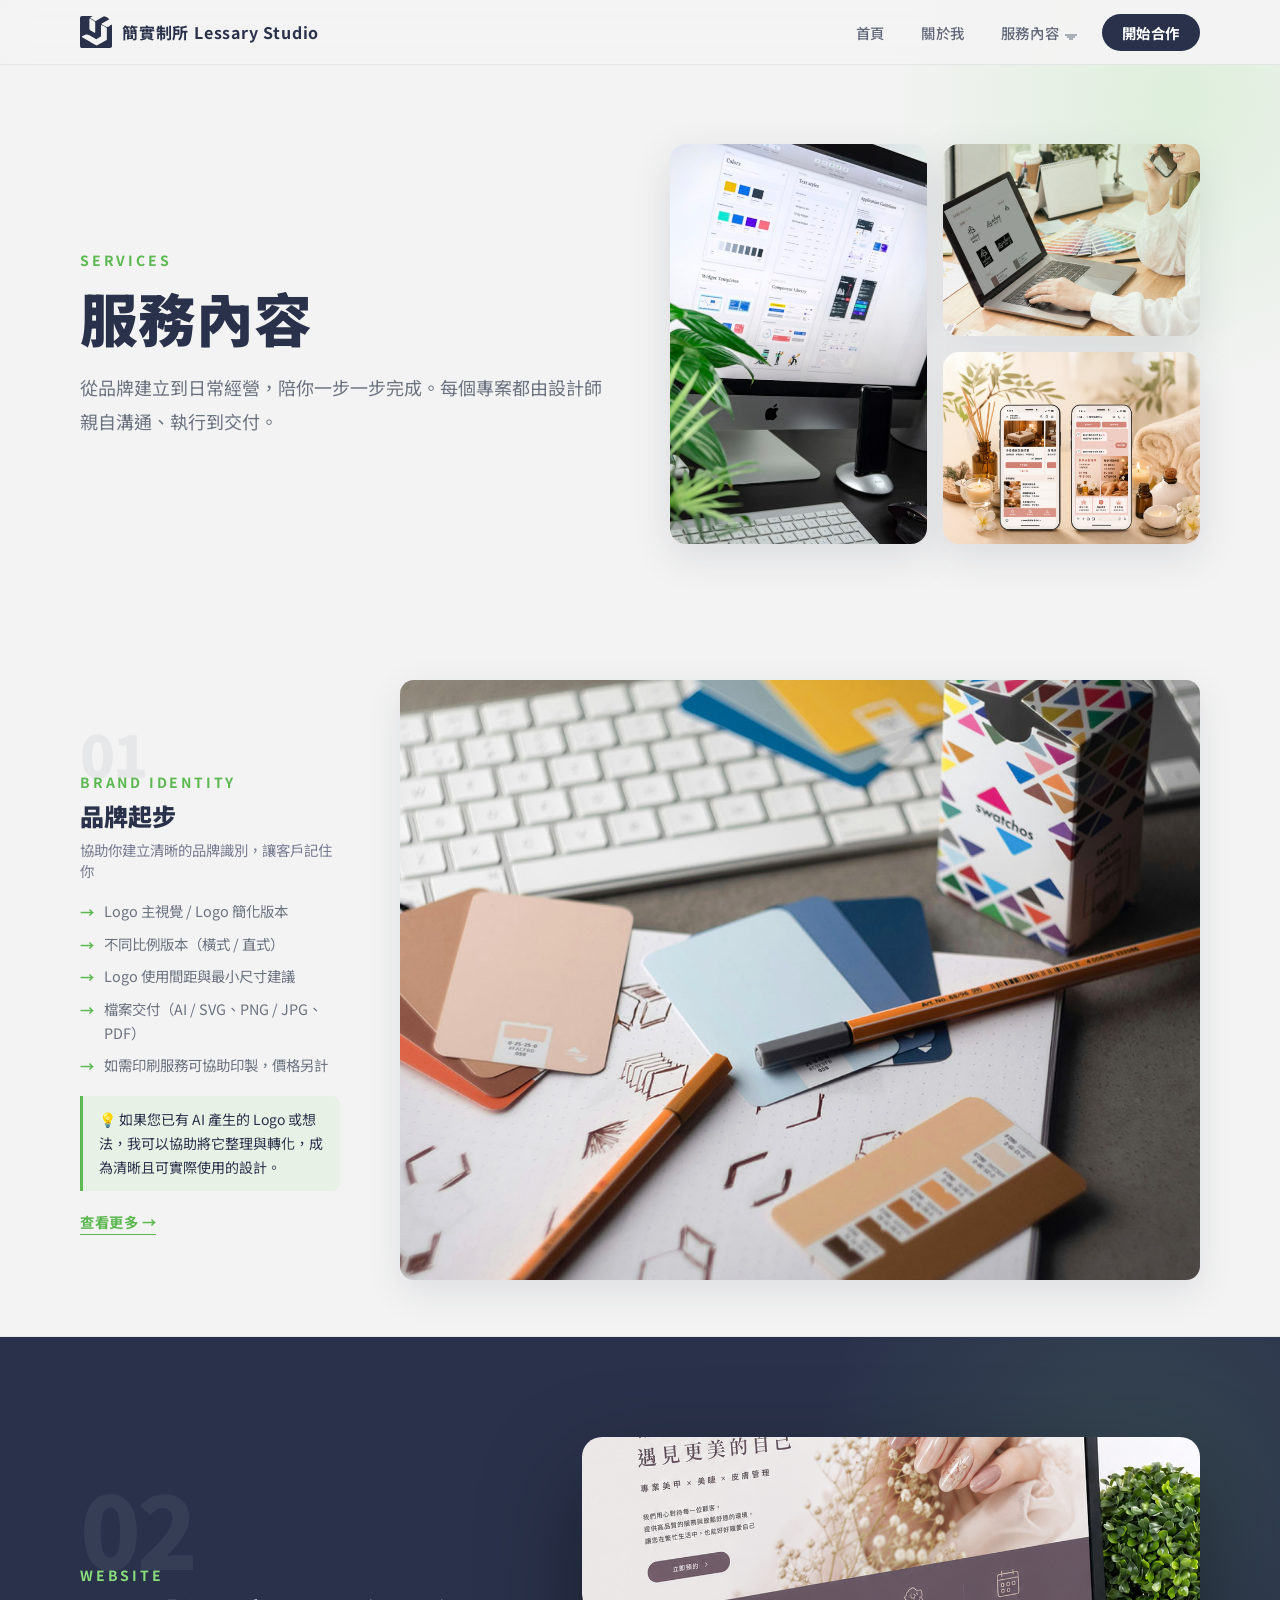
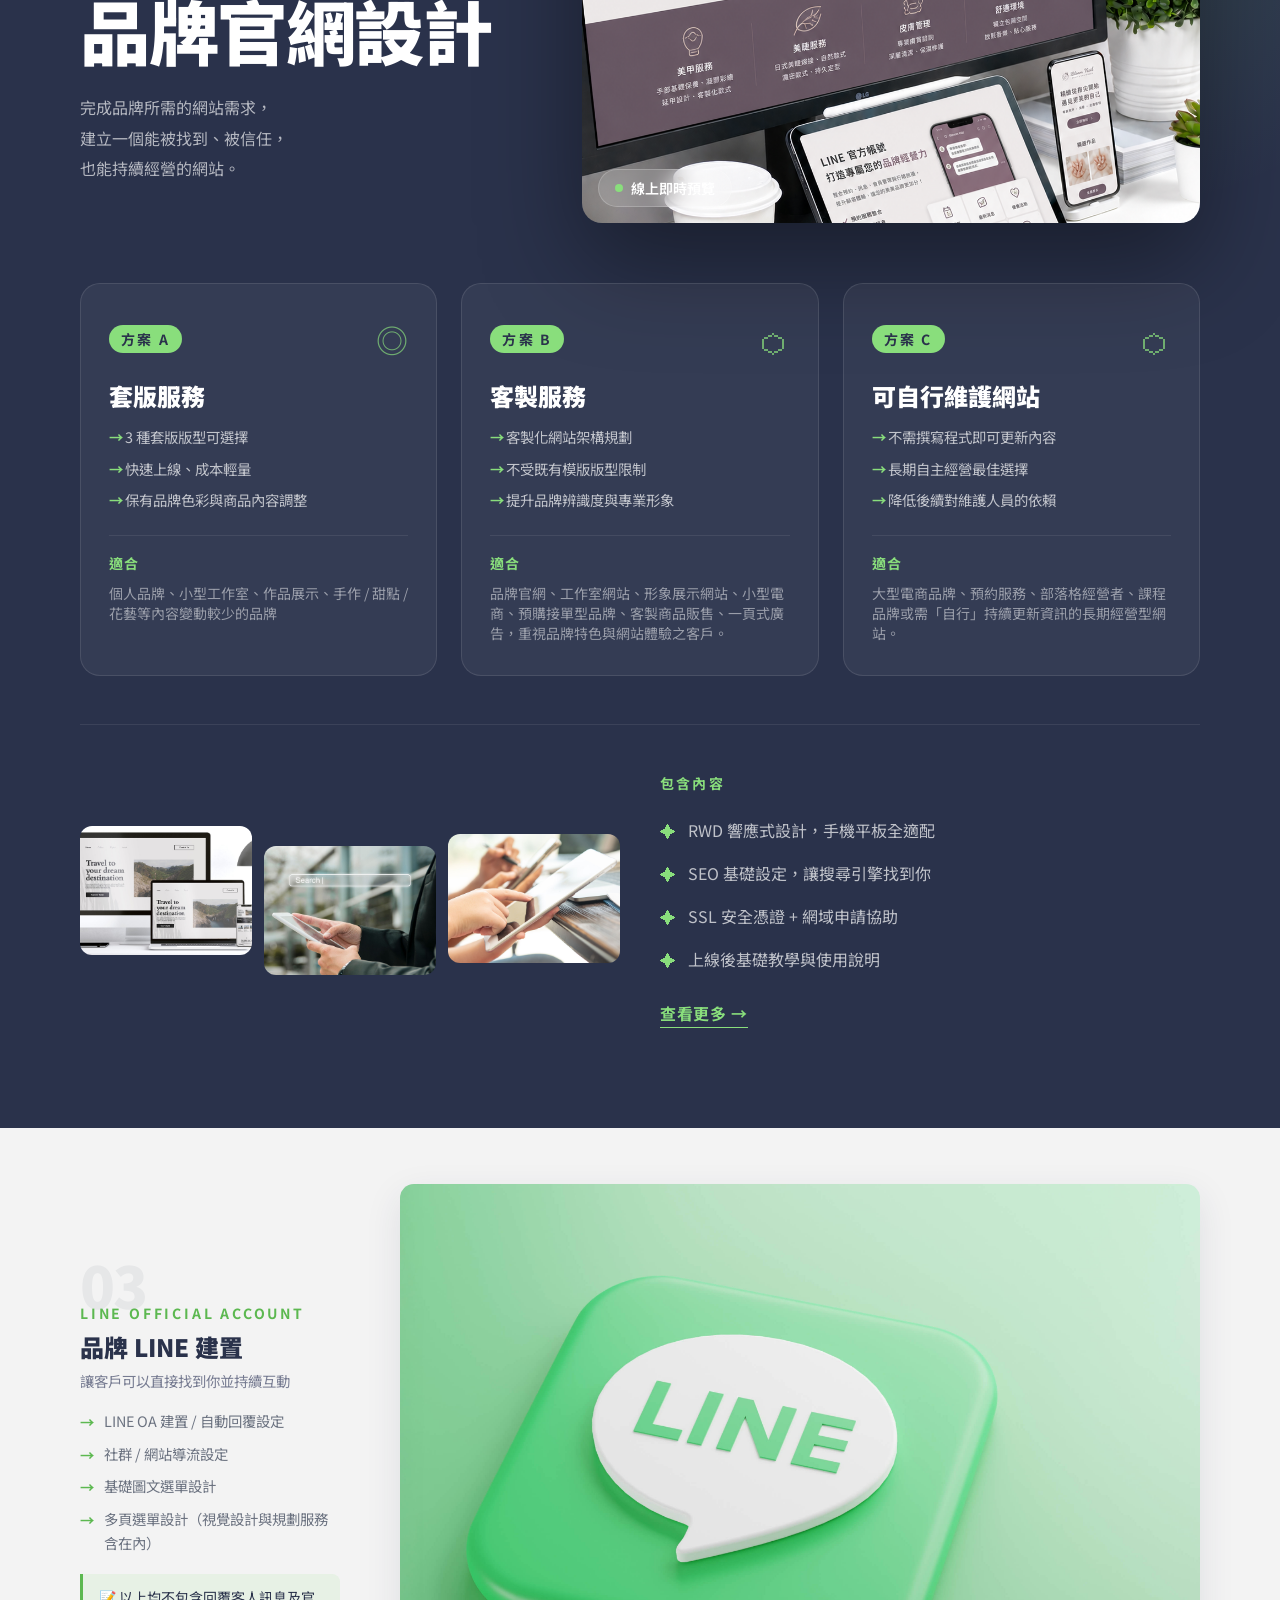
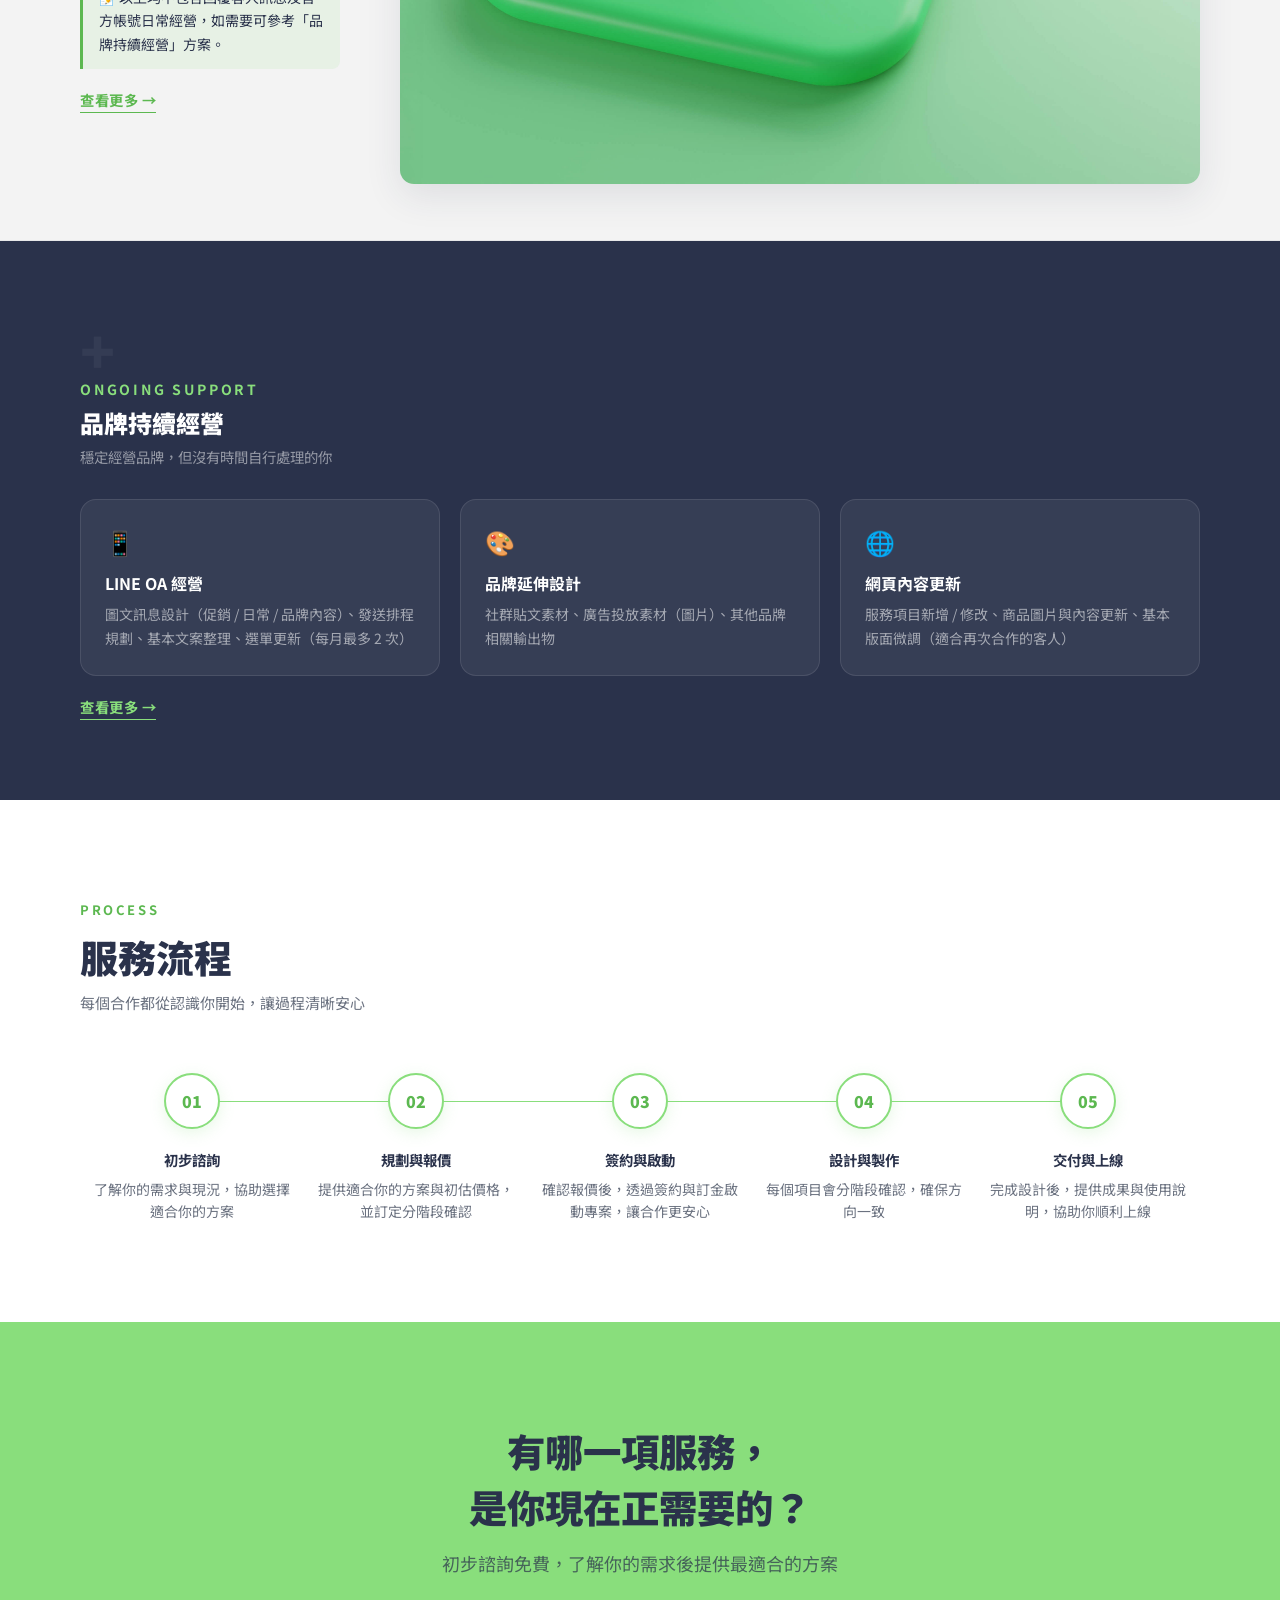
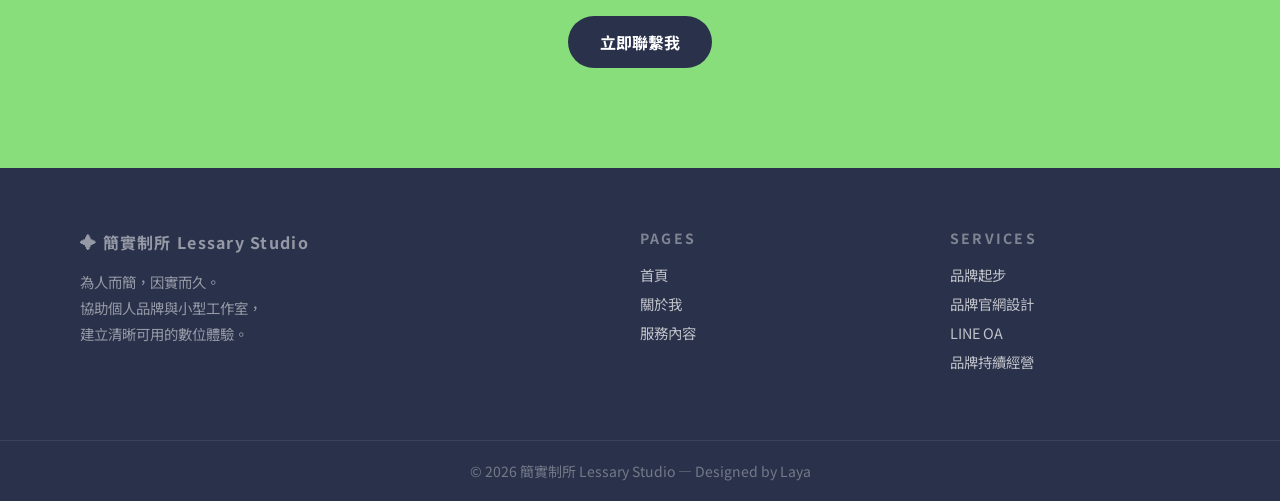
<file: services.html>
<!DOCTYPE html>
<html lang="zh-TW">
<head>
<meta charset="UTF-8">
<meta name="viewport" content="width=device-width, initial-scale=1.0">
<title>服務內容 — 簡實制所 Lessary Studio</title>
<link href="https://fonts.googleapis.com/css2?family=Noto+Sans+TC:wght@300;400;500;700;900&display=swap" rel="stylesheet">

  <link href="https://fonts.googleapis.com/css2?family=Noto+Sans+TC:wght@300;400;500;700;900&display=swap" rel="stylesheet">
  <link rel="stylesheet" href="css/shared.css">
  <link rel="stylesheet" href="css/services.css">
  <link rel="icon" href="img/ico_lessary_logo.ico">

  <!-- SEO -->
  <meta name=”robots” content=”noindex , nofollow“> <!--讓爬蟲先不搜尋到-->
  <meta name="description" content="簡實制所 Lessary Studio，專為個人品牌與小型工作室提供品牌 Logo 設計、品牌官網設計建置、品牌 LINE 建置視覺建立，讓設計回到對人有用。">
  <meta name="keywords" content="品牌設計,Logo設計,品牌官網設計,LINE官方帳號,個人品牌,小型工作室,簡實制所,Lessary Studio">
  <meta name="author" content="簡實制所 Lessary Studio">
  <link rel="canonical" href="https://lessarystudio.com/">

  <!-- Open Graph（Facebook / LINE 縮圖預覽） -->
  <meta property="og:type" content="website">
  <meta property="og:url" content="https://lessarystudio.com/">
  <meta property="og:title" content="簡實制所 Lessary Studio｜品牌設計 · 品牌官網設計 · LINE 經營">
  <meta property="og:description" content="專為個人品牌與小型工作室設計。從 Logo、品牌官網設計到 品牌 LINE 建置，整合品牌基礎，陪你長期經營。">
  <meta property="og:image" content="[https://lessarystudio.com/img/og_lessary.jpg](https://lessarystudio.com/img/og_lessary)">
  <meta property="og:image:width" content="1200">
  <meta property="og:image:height" content="630">
  <meta property="og:locale" content="zh_TW">
  <meta property="og:site_name" content="簡實制所 Lessary Studio">

</head>
<body>



<!-- NAV -->
<nav class="nav" id="nav">
  <div class="nav-inner">
    <a href="index.html" class="nav-logo">
      <div class="logo-mark">
        <img src="img/img_lessary_logo.svg" alt="簡實制所">
      </div>
      <span class="logo-text">簡實制所 Lessary Studio</span>
    </a>
    <button class="hamburger" id="hamburger" aria-label="開啟選單" aria-expanded="false">
      <span></span><span></span><span></span>
    </button>
    <ul class="nav-links" id="navLinks">
      <li><a href="index.html">首頁</a></li>
      <li><a href="about.html">關於我</a></li>
      <li class="has-sub">
         <a href="services.html">服務內容 <span class="desktop-arrow active">▾</span></a>
        <button class="sub-toggle" aria-label="展開服務子選單">
          <span class="toggle-arrow">▾</span>
        </button>
        <ul class="nav-sub">
          <li><a href="service-brand.html">品牌起步</a></li>
          <li><a href="service-web.html">品牌官網設計</a></li>
          <li><a href="service-line.html">品牌 LINE 建置</a></li>
          <li><a href="service-ongoing.html">品牌持續經營</a></li>
        </ul>
      </li>
      <li><a href="services.html" class="nav-cta">開始合作</a></li>
    </ul>
  </div>
</nav>

<!-- PAGE HERO -->
<div class="page-hero">
  <div class="reveal">
    <p class="ph-label">Services</p>
    <h1 class="ph-title">服務內容</h1>
    <p class="ph-sub">從品牌建立到日常經營，陪你一步一步完成。每個專案都由設計師親自溝通、執行到交付。</p>
  </div>
  <div class="hero-visual-strip reveal" style="transition-delay:.15s">
    <div class="hv-img">
      <img src="img/img_service_cover_03.jpg" alt="Brand design">
    </div>
    <div class="hv-img">
      <img src="img/img_service_brand_01.jpg" alt="Website design">
    </div>
    <div class="hv-img">
      <img src="img/img_service_cover_02_1.png" alt="LINE OA">
    </div>
  </div>
</div>

<!-- 01 品牌起步 -->
<div class="service-block">
  <div class="sb-inner">
    <div class="reveal">
      <p class="sb-num">01</p>
      <p class="sb-label">Brand Identity</p>
      <h2 class="sb-title">品牌起步</h2>
      <p class="sb-tagline">協助你建立清晰的品牌識別，讓客戶記住你</p>
      <div class="feature-list">
        <div class="feature-item">Logo 主視覺 / Logo 簡化版本</div>
        <div class="feature-item">不同比例版本（橫式 / 直式）</div>
        <div class="feature-item">Logo 使用間距與最小尺寸建議</div>
        <div class="feature-item">檔案交付（AI / SVG、PNG / JPG、PDF）</div>
        <div class="feature-item">如需印刷服務可協助印製，價格另計</div>
      </div>
      <div class="note-box">
        💡 如果您已有 AI 產生的 Logo 或想法，我可以協助將它整理與轉化，成為清晰且可實際使用的設計。
      </div>
      <a href="service-brand.html" class="sb-cta">查看更多 →</a>
    </div>
    <div class="sb-img reveal" style="transition-delay:.1s">
      <img src="img/img_service_logo_02.jpg" alt="Brand identity design">
    </div>
  </div>
</div>

<!-- 02 品牌官網設計 — FEATURE BLOCK -->
<div class="service-block-web">
  <div class="web-top reveal">
    <div class="web-top-left">
      <p class="sb-num" style="color:rgba(255,255,255,0.06);font-size:100px;line-height:1;margin-bottom:-12px;">02</p>
      <p class="sb-label" style="color:var(--accent);">Website</p>
      <h2 class="web-title">品牌官網設計</h2>
      <p class="web-tagline">完成品牌所需的網站需求，<br>建立一個能被找到、被信任，<br>也能持續經營的網站。</p>
    </div>
    <div class="web-top-right reveal" style="transition-delay:.15s">
      <div class="web-main-img">
        <img src="img/img_service_cover_01.png" alt="Website design">
        <div class="web-img-badge">
          <span class="wib-dot"></span>
          <span>線上即時預覽</span>
        </div>
      </div>
    </div>
  </div>

  <div class="web-cards reveal" style="transition-delay:.1s">
    <div class="web-card wc-a">
      <div class="wc-header">
        <span class="wc-tag">方案 A</span>
        <div class="wc-icon">◎</div>
      </div>
      <h3 class="wc-title">套版服務</h3>
      <ul class="wc-list">
        <li>3 種套版版型可選擇</li>
        <li>快速上線、成本輕量</li>
        <li>保有品牌色彩與商品內容調整</li>
      </ul>
      <div class="wc-fit">
        <span class="fit-label">適合</span>
        <span>個人品牌、小型工作室、作品展示、手作 / 甜點 / 花藝等內容變動較少的品牌 </span>
      </div>
    </div>

    <!--<div class="web-card-divider">
      <span>或</span>
    </div>-->

    <div class="web-card wc-a">
      <div class="wc-header">
        <span class="wc-tag">方案 B</span>
        <div class="wc-icon">⬡</div>
      </div>
      <h3 class="wc-title">客製服務</h3>
   
      <ul class="wc-list">
        <li>客製化網站架構規劃</li>
        <li>不受既有模版版型限制</li>
        <li>提升品牌辨識度與專業形象</li>
      </ul>
      <div class="wc-fit">
        <span class="fit-label">適合</span>
        <span>品牌官網、工作室網站、形象展示網站、小型電商、預購接單型品牌、客製商品販售、一頁式廣告，重視品牌特色與網站體驗之客戶。</span>
      </div>
    </div>
       <div class="web-card wc-a">
      <div class="wc-header">
        <span class="wc-tag">方案 C</span>
        <div class="wc-icon">⬡</div>
      </div>
      <h3 class="wc-title">可自行維護網站</h3>

      <ul class="wc-list">
        <li>不需撰寫程式即可更新內容</li>
        <li>長期自主經營最佳選擇</li>
        <li>降低後續對維護人員的依賴</li>
      </ul>
      <div class="wc-fit">
        <span class="fit-label">適合</span>
        <span>大型電商品牌、預約服務、部落格經營者、課程品牌或需「自行」持續更新資訊的長期經營型網站。</span>
      </div>
    </div>
    
  </div>

  <div class="web-extra reveal" style="transition-delay:.2s">
    <div class="web-extra-imgs">
      <div class="wei-img"><img src="img/img_service_web_02.jpg" alt="web detail 1"></div>
      <div class="wei-img"><img src="img/img_service_web_03.jpg" alt="web detail 2"></div>
      <div class="wei-img"><img src="img/img_service_web_04.jpg" alt="web detail 3"></div>
    </div>
    <div class="web-extra-text">
      <p class="web-et-label">包含內容</p>
      <div class="web-et-features">
        <div class="wet-item"><span class="wet-icon">✦</span><span>RWD 響應式設計，手機平板全適配</span></div>
        <div class="wet-item"><span class="wet-icon">✦</span><span>SEO 基礎設定，讓搜尋引擎找到你</span></div>
        <div class="wet-item"><span class="wet-icon">✦</span><span>SSL 安全憑證 + 網域申請協助</span></div>
        <div class="wet-item"><span class="wet-icon">✦</span><span>上線後基礎教學與使用說明</span></div>
      </div>
      <a href="service-web.html" class="web-cta">查看更多 →</a>
    </div>
  </div>
</div>

<!-- 03 LINE OA -->
<div class="service-block">
  <div class="sb-inner">
    <div class="reveal">
      <p class="sb-num">03</p>
      <p class="sb-label">LINE Official Account</p>
      <h2 class="sb-title">品牌 LINE 建置</h2>
      <p class="sb-tagline">讓客戶可以直接找到你並持續互動</p>
      <div class="feature-list">
        <div class="feature-item">LINE OA 建置 / 自動回覆設定</div>
        <div class="feature-item">社群 / 網站導流設定</div>
        <div class="feature-item">基礎圖文選單設計</div>
        <div class="feature-item">多頁選單設計（視覺設計與規劃服務含在內）</div>
      </div>
      <div class="note-box">
        📝 以上均不包含回覆客人訊息及官方帳號日常經營，如需要可參考「品牌持續經營」方案。
      </div>
      <a href="service-line.html" class="sb-cta">查看更多 →</a>
    </div>
    <div class="sb-img reveal" style="transition-delay:.1s">
      <img src="img/img_service_line_bg.jpg" alt="LINE OA design">
    </div>
  </div>
</div>

<!-- OTHER 品牌持續經營 -->
<div class="other-block">
  <div class="reveal">
    <p class="sb-num" style="margin-bottom:0">+</p>
    <p class="sb-label">Ongoing Support</p>
    <h2 class="sb-title">品牌持續經營</h2>
    <p class="sb-tagline">穩定經營品牌，但沒有時間自行處理的你</p>
    <div class="other-cats">
      <div class="other-cat">
        <div class="other-cat-icon">📱</div>
        <h4 class="other-cat-title">LINE OA 經營</h4>
        <p class="other-cat-desc">圖文訊息設計（促銷 / 日常 / 品牌內容）、發送排程規劃、基本文案整理、選單更新（每月最多 2 次）</p>
      </div>
      <div class="other-cat">
        <div class="other-cat-icon">🎨</div>
        <h4 class="other-cat-title">品牌延伸設計</h4>
        <p class="other-cat-desc">社群貼文素材、廣告投放素材（圖片）、其他品牌相關輸出物</p>
      </div>
      <div class="other-cat">
        <div class="other-cat-icon">🌐</div>
        <h4 class="other-cat-title">網頁內容更新</h4>
        <p class="other-cat-desc">服務項目新增 / 修改、商品圖片與內容更新、基本版面微調（適合再次合作的客人）</p>
      </div>
    </div>
    <a href="service-ongoing.html" class="sb-cta">查看更多 →</a>
  </div>
</div>
<section class="process">
  <p class="section-label reveal" style="font-size:13px;font-weight:700;letter-spacing:.2em;text-transform:uppercase;color:var(--accent-dark);margin-bottom:10px;">Process</p>
  <h2 style="font-size:clamp(26px,3vw,38px);font-weight:900;margin-bottom:8px;" class="reveal">服務流程</h2>
  <p style="font-size:15px;color:var(--text-muted);" class="reveal">每個合作都從認識你開始，讓過程清晰安心</p>
  <div class="process-steps">
    <div class="step reveal" style="transition-delay:.05s">
      <div class="step-num">01</div>
      <h4 class="step-title">初步諮詢</h4>
      <p class="step-desc">了解你的需求與現況，協助選擇適合你的方案</p>
    </div>
    <div class="step reveal" style="transition-delay:.1s">
      <div class="step-num">02</div>
      <h4 class="step-title">規劃與報價</h4>
      <p class="step-desc">提供適合你的方案與初估價格，並訂定分階段確認</p>
    </div>
    <div class="step reveal" style="transition-delay:.15s">
      <div class="step-num">03</div>
      <h4 class="step-title">簽約與啟動</h4>
      <p class="step-desc">確認報價後，透過簽約與訂金啟動專案，讓合作更安心</p>
    </div>
    <div class="step reveal" style="transition-delay:.2s">
      <div class="step-num">04</div>
      <h4 class="step-title">設計與製作</h4>
      <p class="step-desc">每個項目會分階段確認，確保方向一致</p>
    </div>
    <div class="step reveal" style="transition-delay:.25s">
      <div class="step-num">05</div>
      <h4 class="step-title">交付與上線</h4>
      <p class="step-desc">完成設計後，提供成果與使用說明，協助你順利上線</p>
    </div>
  </div>
</section>

<!-- CTA -->
<section class="cta-section">
  <div class="reveal">
    <h2>有哪一項服務，<br>是你現在正需要的？</h2>
    <p>初步諮詢免費，了解你的需求後提供最適合的方案</p>
    <a href="#" class="btn-primary">立即聯繫我</a>
  </div>
</section>


<!-- FOOTER -->
<footer>
  <div class="footer-brand">
    <p class="logo">✦ 簡實制所 Lessary Studio</p>
    <p>為人而簡，因實而久。<br>協助個人品牌與小型工作室，<br>建立清晰可用的數位體驗。</p>
  </div>
  <div class="footer-col">
    <h4>Pages</h4>
    <a href="index.html">首頁</a>
    <a href="about.html">關於我</a>
    <a href="services.html">服務內容</a>
  </div>
   <div class="footer-col">
    <h4>Services</h4>
    <a href="service-brand.html">品牌起步</a>
    <a href="service-web.html">品牌官網設計</a>
    <a href="service-line.html">LINE OA</a>
    <a href="service-ongoing.html">品牌持續經營</a>
  </div>
</footer>
<div class="footer-bottom">
  <p>© 2026 簡實制所 Lessary Studio — Designed by Laya</p>
</div>

  <script src="https://code.jquery.com/jquery-3.7.1.min.js"></script>
  <script src="js/shared.js"></script>
</body>
</html>
</file>
<file: css/shared.css>
/* ============================================================
   shared.css — 全站共用樣式
   簡實制所 Lessary Studio
   ============================================================ */

/* ── CSS 變數 ── */
:root {
  --primary:     #2A324B;
  --accent:      #89DE7C;
  --accent-dark: #5CB850;
  --bg:          #F3F3F3;
  --white:       #FFFFFF;
  --text-muted:  #6B7280;
  --text-middle: #484d56;
  --text-light:  #767B91;
  --nav-h:       64px;
  --line-green:  #06C755;

  /* ── 文字設計系統 Typography Scale ── */
  --text-caption:  0.875rem; /* 14px — label / tag / breadcrumb */
  --text-sm:       0.9rem; /* 16px — footnote / meta / nav-sub */
  --text-body:     1rem;  /* 16px — body 正文 / button */
  --text-body-lg:  1.125rem; /* 18px — body large / section paragraph */
  --text-h5:       1rem;      /* 19px — card title / footer logo */
  --text-h4:       1.25rem;  /* 20px — sub-section title */
  --text-h3:       1.5rem;  /* 24px — section card title */
  --text-h2:       2rem;   /* 32px — founder / about heading */
  --text-h1:       clamp(1.625rem, 4.5vw, 3.625rem); /* 26–58px — hero / page title */
}

/* ── Reset ── */
*, *::before, *::after { box-sizing: border-box; margin: 0; padding: 0; }
html { scroll-behavior: smooth; }
body {
  font-family: 'Noto Sans TC', sans-serif;
  background: var(--bg);
  color: var(--primary);
  overflow-x: hidden;
}

/* ── NAV ── */
.nav {
  position: fixed; top: 0; left: 0; width: 100%; z-index: 100;
  background: rgba(243,243,243,0.92);
  backdrop-filter: blur(14px);
  border-bottom: 1px solid rgba(42,50,75,0.08);
  transition: box-shadow .3s;
}
.nav.scrolled { box-shadow: 0 2px 20px rgba(42,50,75,0.10); }

.nav-inner {
  max-width: 1200px; margin: 0 auto;
  height: 64px;
  display: flex; align-items: center; justify-content: space-between;
  padding: 0 40px;
}

/* Logo */
.nav-logo {
  display: flex; align-items: center; gap: 10px;
  text-decoration: none; color: var(--primary); flex-shrink: 0;
}
.logo-mark { width: 32px; height: 32px; display: flex; align-items: center; }
.logo-mark img { width: 100%; height: auto; display: block; }
.logo-text {
  font-size: var(--text-body); font-weight: 700; letter-spacing: .05em;
  color: var(--primary); white-space: nowrap;
}

/* Nav links (desktop ul) */
.nav-links {
  display: flex; align-items: center;
  gap: 8px; list-style: none; margin: 0; padding: 0;
}
.nav-links li a {
  font-size: var(--text-sm); font-weight: 500; color: var(--primary);
  text-decoration: none; letter-spacing: .04em; opacity: .72;
  padding: 6px 14px; border-radius: 30px;
  transition: opacity .2s, background .2s;
}
.nav-links li a:hover { opacity: 1; background: rgba(42,50,75,0.06); }
.nav-links li a.active { opacity: 1; color: var(--accent-dark); font-weight: 700; }
.nav-links li a.nav-cta {
  background: var(--primary); color: var(--white); opacity: 1;
  padding: 8px 20px; border-radius: 30px; font-weight: 700;
  transition: background .2s, transform .2s;
}
.nav-links li a.nav-cta:hover { background: var(--accent-dark); transform: translateY(-1px); }

/* Hamburger */
.hamburger {
  display: none;
  flex-direction: column; justify-content: center;
  gap: 5px;
  width: 40px; height: 40px;
  background: none; border: none; cursor: pointer; padding: 8px;
  z-index: 201;
}
.hamburger span {
  display: block; width: 22px; height: 2px;
  background: var(--primary); border-radius: 2px;
  transition: transform .3s ease, opacity .2s ease;
  transform-origin: center;
}

/* Hamburger open state */
.hamburger.is-open span:nth-child(1) { transform: translateY(7px) rotate(45deg); }
.hamburger.is-open span:nth-child(2) { opacity: 0; }
.hamburger.is-open span:nth-child(3) { transform: translateY(-7px) rotate(-45deg); }

/* ── MOBILE NAV (≤ 1024px) ── */
@media (max-width: 1024px) {
  .hamburger { display: flex; }

  .nav-links {
    display: none;
    position: absolute;
    top: 64px; left: 0; right: 0;
    flex-direction: column; align-items: stretch;
    gap: 0; padding: 8px 0 16px;
    background: rgba(243,243,243,0.97);
    backdrop-filter: blur(14px);
    border-bottom: 1px solid rgba(42,50,75,0.10);
    box-shadow: 0 8px 32px rgba(42,50,75,0.12);
  }
  .nav-links.is-open { display: flex; }

  .nav-links li a {
    display: block; padding: 14px 32px;
    border-radius: 0; font-size: var(--text-body-lg);
    border-bottom: 1px solid rgba(42,50,75,0.05);
  }
  .nav-links li:last-child a { border-bottom: none; }

  .nav-links li.desktop-only { display: none; }

  /* has-sub 行 — 左右分欄 */
  .nav-links li.has-sub {
    display: flex; flex-wrap: wrap;
    align-items: stretch;
    border-bottom: 1px solid rgba(42,50,75,0.05);
  }
  .nav-links li.has-sub > a {
    flex: 1; border-bottom: none;
    padding: 14px 0 14px 32px;
  }
  /* 右邊 toggle 按鈕 */
  .sub-toggle {
    width: 44px; flex-shrink: 0;
    display: flex; align-items: center; justify-content: center;
    background: none; border: none; border-left: 1px solid rgba(42,50,75,0.07);
    cursor: pointer; color: var(--primary);
    font-size: var(--text-h2); opacity: .5;
    transition: opacity .2s, background .2s;
  }
  .sub-toggle:hover { opacity: 1; background: rgba(42,50,75,0.04); }
  .sub-toggle .toggle-arrow { display: inline-block; transition: transform .3s; }
  .nav-links li.has-sub.is-open .toggle-arrow { transform: rotate(180deg); }

  /* nav-sub 垂直展開 */
  .nav-sub {
    display: none; list-style: none; padding: 0;
    width: 100%; background: rgba(42,50,75,0.03);
  }
  .nav-sub.is-open { display: block; }
  .nav-sub li a {
    padding: 11px 32px 11px 52px;
    font-size: var(--text-sm); color: var(--text-muted);
    border-bottom: 1px solid rgba(42,50,75,0.04);
  }
  .nav-sub li:last-child a { border-bottom: none; }
  .nav-sub li a:hover { color: var(--accent-dark); }

  .nav-links li a.nav-cta {
    margin: 12px 24px 4px; border-radius: 10px;
    text-align: center; padding: 14px 20px; border-bottom: none;
  }

  /* 桌機專屬箭頭隱藏 */
  .desktop-arrow { display: none !important; }
}

/* ── DESKTOP NAV (≥ 1025px) ── */
@media (min-width: 1025px) {
  .hamburger  { display: none !important; }
  .nav-links  { display: flex !important; }
  .sub-toggle { display: none !important; }
  .nav-links li.desktop-only { display: none !important; }

  /* has-sub — position 讓子選單能絕對定位 */
  .nav-links li.has-sub { position: relative; }

  /* 服務內容連結加箭頭 */
  .nav-links li.has-sub > a {
    display: inline-flex; align-items: center; gap: 4px;
  }
  .desktop-arrow {
    font-size: var(--text-h2); opacity: .5; display: inline-block;
    transition: transform .25s;
  }
  .nav-links li.has-sub:hover > a .desktop-arrow,
  .nav-links li.has-sub.is-open > a .desktop-arrow {
    transform: rotate(180deg);
  }

  /* 橋接層：防止滑鼠移到選單時選單消失 */
  .nav-links li.has-sub::after {
    content: '';
    position: absolute;
    top: 100%; left: 0; right: 0;
    height: 10px;
    background: transparent;
  }

  /* 下拉選單本體 */
  .nav-sub {
    display: none;
    position: absolute;
    top: 100%; left: 50%;
    transform: translateX(-50%);
    min-width: 152px;
    background: var(--white);
    border-radius: 14px;
    box-shadow: 0 8px 32px rgba(42,50,75,0.14);
    border: 1px solid rgba(42,50,75,0.07);
    list-style: none;
    padding: 10px 0 8px;  /* padding-top 10px 對齊橋接層高度 */
    z-index: 200;
    margin-top: 8px;
  }
  /* hover 或 is-open 都顯示 */
  .nav-links li.has-sub:hover .nav-sub,
  .nav-links li.has-sub.is-open .nav-sub { display: block; }

  .nav-sub li a {
    display: block; padding: 10px 20px;
    font-size: var(--text-sm); font-weight: 500;
    color: var(--primary); opacity: .8;
    text-decoration: none; white-space: nowrap;
    border-radius: 0; background: none;
    transition: background .2s, color .2s, opacity .2s;
  }
  .nav-sub li a:hover {
    background: rgba(137,222,124,0.1);
    color: var(--accent-dark); opacity: 1;
  }
  .nav-sub li a.active {
    color: var(--accent-dark); font-weight: 700; opacity: 1;
  }
}

/* ── BREADCRUMB ── */
.breadcrumb {
  padding: calc(var(--nav-h) + 28px) 80px 0;
  font-size: var(--text-caption); color: var(--text-light);
  display: flex; align-items: center; gap: 8px;
}
.breadcrumb a { color: var(--text-light); text-decoration: none; transition: color .2s; }
.breadcrumb a:hover { color: var(--accent-dark); }
.breadcrumb span { opacity: .4; }

/* ── BUTTONS ── */
.btn-primary {
  background: var(--primary); color: var(--white);
  padding: 14px 32px; border-radius: 40px;
  font-size: var(--text-body); font-weight: 700; text-decoration: none;
  display: inline-block; transition: background .25s, transform .25s;
}
.btn-primary:hover { background: var(--accent-dark); transform: translateY(-2px); }
.btn-primary-line{border: var(--white)solid 1px;}
.btn-primary-line:hover{border: none;}

.btn-secondary {
  background: transparent; color: var(--primary);
  padding: 14px 28px; border-radius: 40px;
  border: 1.5px solid var(--primary);
  font-size: var(--text-body); font-weight: 500; text-decoration: none;
  display: inline-block; transition: border-color .2s, color .2s, transform .2s;
}
.btn-secondary:hover { border-color: var(--accent-dark); color: var(--accent-dark); transform: translateY(-2px); }

.btn-accent {
  background: var(--accent); color: var(--primary);
  padding: 14px 32px; border-radius: 40px;
  font-size: var(--text-body); font-weight: 700; text-decoration: none;
  display: inline-block; transition: background .25s, transform .25s;
}
.btn-accent:hover { background: var(--accent-dark); color: var(--white); transform: translateY(-2px); }

.btn-ghost {
  background: transparent; color: var(--primary);
  padding: 13px 24px; border-radius: 40px;
  border: 1.5px solid currentColor;
  font-size: var(--text-body); font-weight: 500; text-decoration: none;
  display: inline-block; transition: color .2s, transform .2s;
}
.btn-ghost:hover { color: var(--accent-dark); transform: translateY(-2px); }

.btn-ghost-light {
  background: transparent; color: rgba(255,255,255,0.7);
  padding: 13px 24px; border-radius: 40px;
  border: 1.5px solid rgba(255,255,255,0.25);
  font-size: var(--text-body); font-weight: 500; text-decoration: none;
  display: inline-block; transition: all .2s;
}
.btn-ghost-light:hover { color: var(--white); border-color: rgba(255,255,255,0.6); transform: translateY(-2px); }

/* ── SECTION 共用 ── */
.section-label {
  font-size: var(--text-caption); font-weight: 700; letter-spacing: .2em;
  text-transform: uppercase; color: var(--accent-dark); margin-bottom: 12px;
}
.section-title {
  font-size: clamp(26px, 3vw, 38px); font-weight: 900;
  color: var(--primary); margin-bottom: 20px; line-height: 1.3;
}
.sec-label {
  font-size: var(--text-caption); font-weight: 700; letter-spacing: .2em;
  text-transform: uppercase; color: var(--accent-dark); margin-bottom: 10px;
}
.sec-title {
  font-size: clamp(24px, 3vw, 36px); font-weight: 900; margin-bottom: 40px;
}

/* ── FOOTER ── */
footer {
  background: var(--primary); color: var(--white);
  padding: 60px 80px;
  display: grid; grid-template-columns: 2fr 1fr 1fr; gap: 60px;
}
.footer-brand .logo { font-size: var(--text-h5); font-weight: 700; letter-spacing: .08em; margin-bottom: 12px; }
.footer-brand p { font-size: var(--text-sm); opacity: .5; line-height: 1.8; max-width: 260px; }
.footer-col h4 {
  font-size: var(--text-caption); font-weight: 700; letter-spacing: .16em;
  text-transform: uppercase; opacity: .4; margin-bottom: 16px;
}
.footer-col a {
  display: block; font-size: var(--text-sm); opacity: .7;
  text-decoration: none; color: var(--white);
  margin-bottom: 8px; transition: opacity .2s;
}
.footer-col a:hover { opacity: 1; }
.footer-bottom {
  background: var(--primary); text-align: center;
  padding: 20px; border-top: 1px solid rgba(255,255,255,0.08);
}
.footer-bottom p { font-size: var(--text-caption); color: rgba(255,255,255,0.35); }

/* ── CTA BAND ── */
.cta-band { background: var(--accent); padding: 80px; text-align: center; }
.cta-band h2 { font-size: clamp(24px, 3vw, 38px); font-weight: 900; color: var(--primary); margin-bottom: 12px; }
.cta-band p { font-size: var(--text-body-lg); color: var(--primary); opacity: .7; margin-bottom: 32px; }

/* ── SCROLL REVEAL ── */
.reveal { opacity: 0; transform: translateY(30px); transition: opacity .7s ease, transform .7s ease; }
.reveal.visible { opacity: 1; transform: none; }

/* ── PORTFOLIO 共用 ── */
.port-header { display: flex; align-items: flex-end; justify-content: space-between; margin-bottom: 40px; flex-wrap: wrap; gap: 16px; }
.port-grid { display: grid; grid-template-columns: repeat(3, 1fr); gap: 20px; }
.port-item {
  border-radius: 16px; overflow: hidden; aspect-ratio: 4/3;
  position: relative; cursor: pointer;
  box-shadow: 0 8px 28px rgba(42,50,75,0.1);
}
.port-item img { width: 100%; height: 100%; object-fit: cover; transition: transform .5s ease; }
.port-item:hover img { transform: scale(1.06); }
.port-overlay {
  position: absolute; inset: 0;
  background: linear-gradient(to top, rgba(42,50,75,0.7) 0%, transparent 55%);
  opacity: 0; transition: opacity .3s;
  display: flex; align-items: flex-end; padding: 20px;
}
.port-item:hover .port-overlay { opacity: 1; }
.port-label { font-size: var(--text-sm); font-weight: 700; color: var(--white); letter-spacing: .04em; }
.port-extra { display: none; grid-template-columns: repeat(3, 1fr); gap: 20px; margin-top: 20px; }
.port-extra.open { display: grid; }
.port-toggle {
  display: inline-flex; align-items: center; gap: 8px;
  font-size: var(--text-sm); font-weight: 700; color: var(--accent-dark);
  background: none; border: 1.5px solid var(--accent-dark);
  padding: 9px 20px; border-radius: 30px; cursor: pointer;
  transition: background .2s, color .2s; margin-top: 28px;
}
.port-toggle:hover { background: var(--accent-dark); color: var(--white); }
.port-toggle .arrow { transition: transform .3s; display: inline-block; }
.port-toggle.open .arrow { transform: rotate(180deg); }

/* ── PROCESS 共用 ── */
.process-section { background: var(--primary); padding: 80px; color: var(--white); }
.process-section .sec-label { color: var(--accent); }
.process-section .sec-title { color: var(--primary); }
.process-steps {
  display: grid; grid-template-columns: repeat(5, 1fr);
  gap: 0; margin-top: 56px; position: relative;
}
.process-steps::before {
  content: ''; position: absolute;
  top: 20px; left: 10%; right: 10%;
  height: 1px; background: rgba(137,222,124,0.2); z-index: 0;
}
.proc-step {
  display: flex; flex-direction: column;
  align-items: center; text-align: center;
  position: relative; z-index: 1; padding: 0 8px;
}
.ps-num {
  width: 40px; height: 40px; border-radius: 50%;
  background: rgba(137,222,124,0.12); border: 1px solid var(--accent);
  color: var(--accent); font-size: var(--text-sm); font-weight: 900;
  display: flex; align-items: center; justify-content: center;
  margin-bottom: 16px; transition: background .25s, transform .25s;
}
.proc-step:hover .ps-num { background: var(--accent); color: var(--primary); transform: scale(1.1); }
.ps-title { font-size: var(--text-sm); font-weight: 700; margin-bottom: 6px; }
.ps-desc { font-size: var(--text-caption); opacity: .55; line-height: 1.6; }

/* ── RESPONSIVE 共用 ── */
@media (max-width: 900px) {
  .nav-inner { padding: 0 20px; }
  .breadcrumb { padding-left: 20px; padding-right: 20px; }
  footer { grid-template-columns: 1fr; gap: 32px; padding: 48px 32px; }
  .cta-band { padding: 60px 28px; }
  .port-grid,
  .port-extra { grid-template-columns: 1fr 1fr; }
  .process-steps { grid-template-columns: 1fr 1fr; gap: 28px; }
  .process-steps::before { display: none; }
}
</file>
<file: css/about.css>
/* ============================================================
   about.css — 關於頁專屬樣式
   ============================================================ */
section { padding: 100px 80px; }
.body-text { font-size: var(--text-body-lg); color: var(--text-muted); line-height: 1.9; }

/* PAGE HERO */
.page-hero {
  padding-top: calc(var(--nav-h) + 80px);
  padding-bottom: 80px;
  padding-left: 80px; padding-right: 80px;
  background: var(--primary); color: var(--white);
  position: relative; overflow: hidden;
}
.page-hero::after {
  content: ''; position: absolute; right: -100px; bottom: -150px;
  width: 500px; height: 500px;
  background: radial-gradient(ellipse, rgba(137,222,124,0.2), transparent 70%);
  border-radius: 50%; animation: glow 7s ease-in-out infinite;
}
@keyframes glow { 0%,100%{transform:scale(1);} 50%{transform:scale(1.15);} }

.hero-grid { display: grid; grid-template-columns: 1fr 1fr; gap: 80px; align-items: center; position: relative; z-index: 1; }
.ph-label { font-size: var(--text-caption); font-weight: 700; letter-spacing: .2em; text-transform: uppercase; color: var(--accent); margin-bottom: 16px; }
.ph-title { font-size: clamp(32px,4vw,52px); font-weight: 900; line-height: 1.2; margin-bottom: 20px; }
.ph-title em { font-style: normal; color: var(--accent); }
.ph-sub { font-size: var(--text-body-lg); opacity: .7; line-height: 1.9; }
.ph-img-wrap {
  height: 400px; border-radius: 24px; overflow: hidden;
  box-shadow: 0 32px 80px rgba(0,0,0,0.25);
  animation: heroFloat 6s ease-in-out infinite;
}
.ph-img-wrap img { width: 100%; height: 100%; object-fit: cover; }
@keyframes heroFloat { 0%,100%{transform:translateY(0);} 50%{transform:translateY(-12px);} }

/* BRAND CONCEPT */
.brand-concept { background: var(--white); }
.concept-inner { display: grid; grid-template-columns: 1fr 1fr; gap: 80px; align-items: start; }
.concept-quote {
  font-size: clamp(28px,3.5vw,46px); font-weight: 900; color: var(--primary);
  line-height: 1.3; letter-spacing: -.01em;
  border-left: 4px solid var(--accent); padding-left: 28px;
}
.concept-quote span { color: var(--accent-dark); }
.concept-body { display: flex; flex-direction: column; gap: 20px; }
.concept-body p { font-size: var(--text-body-lg); color: var(--text-muted); line-height: 1.9; }

/* MARQUEE */
.marquee-banner { overflow: hidden; background: var(--accent); height: 80px; display: flex; align-items: center; }
.marquee-inner {
  display: flex; gap: 60px; white-space: nowrap;
  animation: marquee 20s linear infinite;
  font-size: var(--text-h4); font-weight: 700; color: var(--primary); letter-spacing: .04em;
}
@keyframes marquee { 0%{transform:translateX(0);} 100%{transform:translateX(-50%);} }
.marquee-sep { opacity: .4; }

/* ABOUT FOUNDER */
.about-founder { background: var(--bg); }
.founder-inner { display: grid; grid-template-columns: 2fr 3fr; gap: 80px; align-items: start; }
.founder-photo {
  width: 100%;
  height: 400px;
  display: flex;
 align-items: center;
 justify-content: center;
  border-radius: 20px; overflow: hidden;
  box-shadow: 0 20px 60px rgba(42,50,75,0.15);
  aspect-ratio: 3/4;
  animation: photoFloat 7s ease-in-out infinite;
}
.founder-photo img { width: 100%; height: 100%; object-fit: cover;   object-fit: cover;
  object-position: center top;}
@keyframes photoFloat { 0%,100%{transform:translateY(0) rotate(-0.5deg);} 50%{transform:translateY(-10px) rotate(0.5deg);} }
.founder-content { padding-top: 8px; }
.founder-content h3 { font-size: var(--text-h2); font-weight: 900; margin-bottom: 6px; }
.founder-content .role { font-size: var(--text-sm); color: var(--accent-dark); font-weight: 600; letter-spacing: .08em; margin-bottom: 24px; }
.founder-content p { font-size: var(--text-body-lg); color: var(--text-muted); line-height: 1.9; margin-bottom: 16px; }

/* TIMELINE */
.vision { background: var(--primary); color: var(--white); }
.vision .section-label { color: var(--accent); }
.vision .section-title { color: var(--white); }
.timeline { margin-top: 56px; position: relative; }

.tl-item { display: grid; grid-template-columns: 160px 1fr; gap: 40px; padding: 32px 0; border-bottom: 1px solid rgba(255,255,255,0.05); position: relative; }
.tl-item:last-child { border-bottom: none; }
.tl-year { font-size: var(--text-h2); font-weight: 900; color: var(--accent); position: relative; text-align: right; }
.tl-year::before {
  content: '';
  display: inline-block;
  width: 8px; height: 8px;
  border-radius: 50%;
  background: var(--accent);
  margin-right: 8px;
  vertical-align: middle;
   box-shadow: 0 0 6px 2px rgba(137,222,124,0.6),
              0 0 12px 4px rgba(137,222,124,0.3);
  /*animation: glowPulse 2s ease-in-out infinite;*/
}
.tl-content h4 { font-size: var(--text-body-lg); font-weight: 700; margin-bottom: 10px; }
.tl-content p { font-size: var(--text-body); opacity: .65; line-height: 1.8; }

/*@keyframes glowPulse {
  0%, 100% { box-shadow: 0 0 6px 2px rgba(137,222,124,0.6),
                         0 0 12px 4px rgba(137,222,124,0.3); }
  50%       { box-shadow: 0 0 10px 4px rgba(137,222,124,0.9),
                         0 0 20px 8px rgba(137,222,124,0.4); }
}*/

/* CLOSING */
.closing { background: var(--white); text-align: center; }
.closing-inner { max-width: 640px; margin: 0 auto; }
.closing-inner p { font-size: var(--text-body-lg); color: var(--text-muted); line-height: 2; margin-bottom: 40px; }

/* RESPONSIVE */
@media (max-width: 900px) {
  .page-hero, section { padding: 80px 32px; }
  .page-hero { padding-top: 160px; }
  .hero-grid, .concept-inner, .founder-inner { grid-template-columns: 1fr; gap: 40px; }
  .ph-img-wrap { height: 260px; }

  .tl-item { grid-template-columns: 80px 1fr; gap: 24px; }
  .tl-year { font-size: var(--text-h3); }

}
@media (max-width: 1024px) {
  .page-hero { padding-top: calc(var(--nav-h) + 48px + 40px); }
}
</file>
<file: css/service-brand.css>
/* ============================================================
   service-brand.css
   ============================================================ */

  .detail-hero{padding:32px 80px 80px;display:grid;grid-template-columns:1fr 1.1fr;gap:60px;align-items:center;position:relative;overflow:hidden;}
  .detail-hero::after{content:'';position:absolute;right:-150px;top:-150px;width:500px;height:500px;background:radial-gradient(ellipse,rgba(137,222,124,0.15),transparent 70%);border-radius:50%;animation:glow 8s ease-in-out infinite;pointer-events:none;}
  @keyframes glow{0%,100%{transform:scale(1);}50%{transform:scale(1.1);}}
  .dh-label{font-size: var(--text-sm);font-weight:700;letter-spacing:.2em;text-transform:uppercase;color:var(--accent-dark);margin-bottom:12px;}
  .dh-title{font-size:clamp(38px,5vw,58px);font-weight:900;line-height:1.1;margin-bottom:20px;letter-spacing:-.02em;}
  .dh-title em{font-style:normal;color:var(--accent-dark);}
  .dh-sub{font-size: var(--text-h5);color:var(--text-muted);line-height:1.9;margin-bottom:32px;}
  .dh-btns{display:flex;gap:12px;flex-wrap:wrap;}
  .btn-primary{background:var(--primary);color:var(--white);padding:13px 28px;border-radius:40px;font-size: var(--text-body);font-weight:700;text-decoration:none;display:inline-block;transition:background .25s,transform .25s;}
  .btn-primary:hover{background:var(--accent-dark);transform:translateY(-2px);}
  .btn-ghost{background:transparent;color:var(--primary);padding:13px 24px;border-radius:40px;border:1.5px solid currentColor;font-size: var(--text-body);font-weight:500;text-decoration:none;display:inline-block;transition:color .2s,transform .2s;}
  .btn-ghost:hover{color:var(--accent-dark);transform:translateY(-2px);}

  .hero-img-wrap{border-radius:20px;overflow:hidden;aspect-ratio:4/3;box-shadow:0 32px 80px rgba(42,50,75,0.16);animation:imgFloat 6s ease-in-out infinite;}
  .hero-img-wrap img{width:100%;height:100%;object-fit:cover;}
  @keyframes imgFloat{0%,100%{transform:translateY(0) rotate(-0.5deg);}50%{transform:translateY(-14px) rotate(0.5deg);}}

  /* WHAT'S INCLUDED */
  .included{background:var(--white);padding:80px;}
  .sec-label{font-size: var(--text-sm);font-weight:700;letter-spacing:.2em;text-transform:uppercase;color:var(--accent-dark);margin-bottom:10px;}
  .sec-title{font-size:clamp(24px,3vw,36px);font-weight:900;margin-bottom:40px;}
  .inc-grid{display:grid;grid-template-columns:repeat(2,1fr);gap:20px;}
  .inc-card{background:var(--bg);border-radius:16px;padding:28px;transition:transform .3s,box-shadow .3s;}
  .inc-card:hover{transform:translateY(-4px);box-shadow:0 16px 40px rgba(42,50,75,0.1);}
  /* 圖片容器 */
.ic-img {
  width: 100%;
  aspect-ratio: 16 / 9;
  border-radius: 12px;
  overflow: hidden;
  margin-bottom: 20px;
}

.ic-img img {
  width: 100%;
  height: 100%;
  object-fit: cover;
  object-position: center;
  filter: brightness(0.92) saturate(0.9);
  transition: transform 0.5s ease, filter 0.4s ease;
}

.inc-card:hover .ic-img img {
  transform: scale(1.05);
  filter: brightness(1) saturate(1);
}
  .ic-title{font-size: var(--text-h5);font-weight:700;margin-bottom:8px;}
  .ic-desc{font-size: var(--text-body);color:var(--text-muted);line-height:1.8;}

  /* DELIVERY */
  .delivery{background:var(--primary);color:var(--white);padding:80px;}
  .delivery .sec-label{color:var(--accent);}
  .delivery .sec-title{color:var(--white);}
  .del-row{display:grid;grid-template-columns:1fr 1fr;gap:60px;align-items:center;}
  .del-list{display:flex;flex-direction:column;gap:16px;margin-top:16px;}
  .del-item{display:flex;align-items:flex-start;gap:14px;}
  .del-num{width:32px;height:32px;border-radius:50%;background:var(--accent);color:var(--primary);font-size: var(--text-body);font-weight:900;display:flex;align-items:center;justify-content:center;flex-shrink:0;}
  .del-text h4{font-size: var(--text-h5);font-weight:700;margin-bottom:4px;}
  .del-text p{font-size: var(--text-body);opacity:.65;line-height:1.7;}
  .del-img{border-radius:16px;overflow:hidden;aspect-ratio:4/3;box-shadow:0 20px 60px rgba(0,0,0,0.25);}
  .del-img img{width:100%;height:100%;object-fit:cover;transition:transform .6s;}
  .del-img:hover img{transform:scale(1.04);}

  /* NOTE */
  .note-section{background:var(--bg);padding:60px 80px;}
  .note-inner{background:rgba(137,222,124,0.15);border-left:4px solid var(--accent-dark);border-radius:0 16px 16px 0;padding:28px 32px;max-width:720px;}
  .note-inner h4{font-size: var(--text-body-lg);font-weight:700;margin-bottom:8px;}
  .note-inner p{font-size: var(--text-body);color:var(--text-muted);line-height:1.8;}

  /* CTA SECTION */
  .cta-band{background:var(--accent);padding:80px;text-align:center;}
  .cta-band h2{font-size:clamp(24px,3vw,38px);font-weight:900;color:var(--primary);margin-bottom:12px;}
  .cta-band p{font-size: var(--text-body-lg);color:var(--primary);opacity:.7;margin-bottom:32px;}

  /* FOOTER */
  footer{background:var(--primary);color:var(--white);padding:60px 80px;display:grid;grid-template-columns:2fr 1fr 1fr;gap:60px;}
  .footer-brand .logo{font-size: var(--text-h5);font-weight:700;letter-spacing:.08em;margin-bottom:12px;}
  .footer-brand p{font-size: var(--text-sm);opacity:.5;line-height:1.8;max-width:260px;}
  .footer-col h4{font-size: var(--text-sm);font-weight:700;letter-spacing:.16em;text-transform:uppercase;opacity:.4;margin-bottom:16px;}
  .footer-col a{display:block;font-size: var(--text-sm);opacity:.7;text-decoration:none;color:var(--white);margin-bottom:8px;transition:opacity .2s;}
  .footer-col a:hover{opacity:1;}
  .footer-bottom{background:var(--primary);text-align:center;padding:20px;border-top:1px solid rgba(255,255,255,0.08);}
  .footer-bottom p{font-size: var(--text-body);color:rgba(255,255,255,0.35);}


/* PRICE */
  .price-section{background:var(--white);padding:64px 80px;}
  .price-grid{display:grid;grid-template-columns:1fr 1fr;gap:20px;}
  .price-card{border-radius:20px;padding:36px 40px;display:flex;align-items:center;justify-content:space-between;gap:32px;flex-wrap:wrap;}
  .price-card-a{background:var(--primary);}
  .price-card-b{background:var(--bg);border:1.5px solid rgba(42,50,75,0.08);}
  .pc-left{}
  .pc-label{font-size: var(--text-caption);font-weight:700;letter-spacing:.18em;text-transform:uppercase;margin-bottom:8px;}
  .price-card-a .pc-label{color:var(--accent);}
  .price-card-b .pc-label{color:var(--accent-dark);}
  .pc-title{font-size: var(--text-h5);font-weight:700;margin-bottom:6px;}
  .price-card-a .pc-title{color:var(--white);}
  .price-card-b .pc-title{color:var(--primary);}
  .pc-note{font-size: var(--text-body);line-height:1.6;max-width:100%;}
  .price-card-a .pc-note{color:rgba(255,255,255,0.5);}
  .price-card-b .pc-note{color:var(--text-light);}
  .pc-tag{display:inline-block;font-size: var(--text-caption);font-weight:700;padding:4px 12px;border-radius:20px;margin-top:8px;letter-spacing:.04em;}
  .price-card-a .pc-tag{background:rgba(137,222,124,0.18);color:var(--accent);}
  .price-card-b .pc-tag{background:rgba(42,50,75,0.07);color:var(--primary);}
  .pc-right{display:flex;align-items:baseline;gap:4px;flex-shrink:0;}
  .pc-from{font-size: var(--text-sm);font-weight:500;}
  .price-card-a .pc-from{color:rgba(255,255,255,0.5);}
  .price-card-b .pc-from{color:var(--text-muted);}
  .pc-amount{font-size:clamp(32px,3.5vw,46px);font-weight:900;letter-spacing:-.02em;line-height:1;}
  .price-card-a .pc-amount{color:var(--white);}
  .price-card-b .pc-amount{color:var(--primary);}
  .pc-unit{font-size: var(--text-body);font-weight:600;}
  .price-card-a .pc-unit{color:rgba(255,255,255,0.5);}
  .price-card-b .pc-unit{color:var(--text-muted);}
  .portfolio-section{background:var(--white);padding:80px;}
  .port-header{display:flex;align-items:flex-end;justify-content:space-between;margin-bottom:40px;flex-wrap:wrap;gap:16px;}
  .port-grid{display:grid;grid-template-columns:repeat(3,1fr);gap:20px;}
  .port-item{border-radius:16px;overflow:hidden;aspect-ratio:4/3;position:relative;cursor:pointer;box-shadow:0 8px 28px rgba(42,50,75,0.1);}
  .port-item img{width:100%;height:100%;object-fit:cover;transition:transform .5s ease;}
  .port-item:hover img{transform:scale(1.06);}
  .port-overlay{position:absolute;inset:0;background:linear-gradient(to top,rgba(42,50,75,0.7) 0%,transparent 55%);opacity:0;transition:opacity .3s;display:flex;align-items:flex-end;padding:20px;}
  .port-item:hover .port-overlay{opacity:1;}
  .port-label{font-size: var(--text-sm);font-weight:700;color:var(--white);letter-spacing:.04em;}
  .port-extra{display:none;grid-template-columns:repeat(3,1fr);gap:20px;margin-top:20px;}
  .port-extra.open{display:grid;}
  .port-toggle{display:inline-flex;align-items:center;gap:8px;font-size: var(--text-sm);font-weight:700;color:var(--accent-dark);background:none;border:1.5px solid var(--accent-dark);padding:9px 20px;border-radius:30px;cursor:pointer;transition:background .2s,color .2s;margin-top:28px;}
  .port-toggle:hover{background:var(--accent-dark);color:var(--white);}
  .port-toggle .arrow{transition:transform .3s;display:inline-block;}
  .port-toggle.open .arrow{transform:rotate(180deg);}

  .reveal{opacity:0;transform:translateY(28px);transition:opacity .7s ease,transform .7s ease;}
  .reveal.visible{opacity:1;transform:none;}

  /* PRICE 
  .price-section{background:var(--white);padding:64px 80px;}
  .price-inner{display:flex;align-items:center;justify-content:space-between;gap:40px;flex-wrap:wrap;border:1.5px solid rgba(42,50,75,0.08);border-radius:20px;padding:40px 48px;}
  .price-left{}
  .price-label{font-size: var(--text-caption);font-weight:700;letter-spacing:.2em;text-transform:uppercase;color:var(--accent-dark);margin-bottom:8px;}
  .price-title{font-size: var(--text-h5);font-weight:700;color:var(--primary);margin-bottom:6px;}
  .price-note{font-size: var(--text-body);color:var(--text-light);line-height:1.6;max-width:360px;}
  .price-right{display:flex;align-items:baseline;gap:6px;flex-shrink:0;}
  .price-from{font-size: var(--text-sm);font-weight:500;color:var(--text-muted);}
  .price-amount{font-size:clamp(36px,4vw,52px);font-weight:900;color:var(--primary);letter-spacing:-.02em;line-height:1;}
  .price-unit{font-size: var(--text-body-lg);font-weight:600;color:var(--text-muted);}
  .price-tag{display:inline-block;font-size: var(--text-sm);font-weight:700;background:rgba(137,222,124,0.18);color:var(--accent-dark);padding:4px 12px;border-radius:20px;margin-top:8px;letter-spacing:.04em;}
  .portfolio-section{background:var(--bg);padding:80px;}
  .port-header{display:flex;align-items:flex-end;justify-content:space-between;margin-bottom:40px;flex-wrap:wrap;gap:16px;}
  .port-grid{display:grid;grid-template-columns:repeat(3,1fr);gap:20px;}
  .port-item{border-radius:16px;overflow:hidden;aspect-ratio:4/3;position:relative;cursor:pointer;box-shadow:0 8px 28px rgba(42,50,75,0.1);}
  .port-item img{width:100%;height:100%;object-fit:cover;transition:transform .5s ease;}
  .port-item:hover img{transform:scale(1.06);}
  .port-overlay{position:absolute;inset:0;background:linear-gradient(to top,rgba(42,50,75,0.7) 0%,transparent 55%);opacity:0;transition:opacity .3s;display:flex;align-items:flex-end;padding:20px;}
  .port-item:hover .port-overlay{opacity:1;}
  .port-label{font-size: var(--text-sm);font-weight:700;color:var(--white);letter-spacing:.04em;}
  .port-extra{display:none;grid-template-columns:repeat(3,1fr);gap:20px;margin-top:20px;}
  .port-extra.open{display:grid;}
  .port-toggle{display:inline-flex;align-items:center;gap:8px;font-size: var(--text-sm);font-weight:700;color:var(--accent-dark);background:none;border:1.5px solid var(--accent-dark);padding:9px 20px;border-radius:30px;cursor:pointer;transition:background .2s,color .2s;margin-top:28px;}
  .port-toggle:hover{background:var(--accent-dark);color:var(--white);}
  .port-toggle .arrow{transition:transform .3s;display:inline-block;}
  .port-toggle.open .arrow{transform:rotate(180deg);}*/


  /* FAQ */
  .faq-section{background:var(--bg);padding:80px;}
  .faq-list{display:flex;flex-direction:column;gap:16px;margin-top:40px;}
  .faq-item{border:1.5px solid rgba(42,50,75,0.08);border-radius:16px;overflow:hidden;transition:border-color .25s;}
  .faq-item:hover{border-color:rgba(6,199,85,0.4);}
  .faq-q{width:100%;background:var(--white);border:none;padding:22px 28px;display:flex;align-items:center;justify-content:space-between;gap:16px;cursor:pointer;text-align:left;}
  .faq-q-text{font-size: var(--text-body-lg);font-weight:700;color:var(--primary);line-height:1.5;}
  .faq-icon{width:28px;height:28px;border-radius:50%;background:rgba(6,199,85,0.1);color:var(--line-green);font-size: var(--text-h5);font-weight:700;display:flex;align-items:center;justify-content:center;flex-shrink:0;transition:background .25s,transform .3s;}
  .faq-item.is-open .faq-icon{background:var(--line-green);color:var(--white);transform:rotate(45deg);}
  .faq-a{display:none;background:var(--white) ; padding:0 28px 22px;font-size: var(--text-body);color:var(--text-muted);line-height:1.9;}
  .faq-a p+p{margin-top:10px;}
  .faq-item.is-open .faq-a{display:block;}


  /* PROCESS */
  .process-section{background:var(--primary);padding:80px;color:var(--white);}
  .process-section .sec-label{color:var(--accent);}
  .process-section .sec-title{color:var(--white);}
  .process-steps{display:grid;grid-template-columns:repeat(5,1fr);gap:0;margin-top:56px;position:relative;}
  .process-steps::before{content:'';position:absolute;top:20px;left:10%;right:10%;height:1px;background:rgba(137,222,124,0.2);z-index:0;}
  .proc-step{display:flex;flex-direction:column;align-items:center;text-align:center;position:relative;z-index:1;padding:0 8px;}
  .ps-num{width:40px;height:40px;border-radius:50%;background:rgba(137,222,124,0.12);border:1px solid var(--accent);color:var(--accent);font-size: var(--text-sm);font-weight:900;display:flex;align-items:center;justify-content:center;margin-bottom:16px;transition:background .25s,transform .25s;}
  .proc-step:hover .ps-num{background:var(--accent);color:var(--primary);transform:scale(1.1);}
  .ps-title{font-size: var(--text-sm);font-weight:700;margin-bottom:6px;}
  .ps-desc{font-size: var(--text-caption);opacity:.55;line-height:1.6;}

  .reveal{opacity:0;transform:translateY(28px);transition:opacity .7s ease,transform .7s ease;}
  .reveal.visible{opacity:1;transform:none;}

  @media(max-width:900px){
    nav{padding:0;} .nav-links{display:none;}
    .breadcrumb,.detail-hero,.included,.delivery,.note-section,.price-section,.portfolio-section,.process-section,.cta-band{padding-left:28px;padding-right:28px;}
    .detail-hero,.del-row,.price-grid{grid-template-columns:1fr;}
    .inc-grid{grid-template-columns:1fr;}
    .port-grid,.port-extra{grid-template-columns:1fr;}
    .process-steps{grid-template-columns:1fr 1fr;gap:28px;}
    .process-steps::before{display:none;}
    .port-item{spect-ratio:height;}
    .faq-section{padding:28px;}
     .pc-tag{padding:8px 12px;border-radius:8px;margin-top:16px;letter-spacing:.08em;}
    footer{grid-template-columns:1fr;gap:32px;padding:48px 28px;}
  }
</file>
<file: css/services.css>
/* ============================================================
   services.css — 服務總覽頁專屬樣式
   ============================================================ */

/* PAGE HERO */
.page-hero {
  padding: calc(var(--nav-h) + 80px) 80px 80px;
  background: var(--bg);
  display: grid; grid-template-columns: 1fr 1fr; gap: 60px; align-items: center;
  position: relative; overflow: hidden;
}
.page-hero::before {
  content: ''; position: absolute; top: -200px; right: -200px;
  width: 600px; height: 600px;
  background: radial-gradient(ellipse, rgba(137,222,124,0.2), transparent 70%);
  border-radius: 50%; pointer-events: none;
  animation: pulse 8s ease-in-out infinite;
}
@keyframes pulse { 0%,100%{transform:scale(1);} 50%{transform:scale(1.1);} }
.ph-label { font-size: var(--text-caption); font-weight: 700; letter-spacing: .2em; text-transform: uppercase; color: var(--accent-dark); margin-bottom: 14px; }
.ph-title { font-size: clamp(36px,4.5vw,58px); font-weight: 900; line-height: 1.15; margin-bottom: 20px; }
.ph-sub { font-size: var(--text-body-lg); color: var(--text-muted); line-height: 1.9; }
.hero-visual-strip { display: grid; grid-template-columns: 1fr 1fr; grid-template-rows: 1fr 1fr; gap: 16px; height: 400px; }
.hv-img { border-radius: 16px; overflow: hidden; box-shadow: 0 12px 40px rgba(42,50,75,0.12); }
.hv-img img { width: 100%; height: 100%; object-fit: cover; transition: transform .6s ease; }
.hv-img:hover img { transform: scale(1.05); }
.hv-img:nth-child(1) { grid-row: span 2; animation: imgFloat1 6s ease-in-out infinite; }
.hv-img:nth-child(2) { animation: imgFloat2 5s ease-in-out infinite 1s; }
.hv-img:nth-child(3) { animation: imgFloat2 7s ease-in-out infinite .5s; }
@keyframes imgFloat1 { 0%,100%{transform:translateY(0);} 50%{transform:translateY(-10px);} }
@keyframes imgFloat2 { 0%,100%{transform:translateY(0);} 50%{transform:translateY(8px);} }

/* SERVICE BLOCK — compact */
.service-block { padding: 56px 80px; border-bottom: 1px solid rgba(42,50,75,0.06); }
.service-block:nth-child(even) { background: var(--white); }
.service-block:nth-child(odd)  { background: var(--bg); }
.sb-inner { display: grid; grid-template-columns: 260px 1fr; gap: 60px; align-items: center; }
.sb-inner.reverse { direction: rtl; }
.sb-inner.reverse > * { direction: ltr; }
.sb-num { font-size: var(--text-h1); font-weight: 900; line-height: 1; color: rgba(42,50,75,0.06); margin-bottom: -10px; letter-spacing: -.04em; }
.sb-label { font-size: var(--text-caption); font-weight: 700; letter-spacing: .2em; text-transform: uppercase; color: var(--accent-dark); margin-bottom: 6px; }
.sb-title { font-size: var(--text-h3); font-weight: 900; color: var(--primary); margin-bottom: 6px; }
.sb-tagline { font-size: var(--text-sm); color: var(--text-light); margin-bottom: 18px; }
.sb-img { border-radius: 14px; overflow: hidden; box-shadow: 0 12px 36px rgba(42,50,75,0.10); aspect-ratio: 4/3; }
.sb-img img { width: 100%; height: 100%; object-fit: cover; transition: transform .6s; }
.sb-img:hover img { transform: scale(1.03); }
.feature-list { margin-top: 16px; display: flex; flex-direction: column; gap: 7px; }
.feature-item { display: flex; align-items: flex-start; gap: 10px; font-size: var(--text-sm); color: var(--text-muted); line-height: 1.7; }
.feature-item::before { content: '→'; color: var(--accent-dark); font-weight: 700; flex-shrink: 0; margin-top: 1px; }
.note-box { margin-top: 18px; background: rgba(137,222,124,0.12); border-left: 3px solid var(--accent-dark); padding: 12px 16px; border-radius: 0 8px 8px 0; font-size: var(--text-caption); color: var(--primary); line-height: 1.7; }

/* CTA links */
.sb-cta {
  display: inline-flex; align-items: center; gap: 6px;
  margin-top: 20px; font-size: var(--text-sm); font-weight: 700; color: var(--accent-dark);
  text-decoration: none; letter-spacing: .04em;
  border-bottom: 1.5px solid var(--accent-dark); padding-bottom: 2px;
  transition: gap .2s, color .2s;
}
.sb-cta:hover { gap: 10px; color: var(--primary); border-color: var(--primary); }
.other-block .sb-cta { color: var(--accent); border-color: var(--accent); }
.other-block .sb-cta:hover { color: var(--white); border-color: var(--white); }
.web-cta {
  display: inline-flex; align-items: center; gap: 6px; margin-top: 28px;
  font-size: var(--text-body); font-weight: 700; color: var(--accent);
  text-decoration: none; letter-spacing: .04em;
  border-bottom: 1.5px solid var(--accent); padding-bottom: 2px;
  transition: gap .2s, color .2s, border-color .2s;
}
.web-cta:hover { gap: 10px; color: var(--white); border-color: var(--white); }

/* OTHER 品牌持續經營 */
.other-block { background: var(--primary); color: var(--white); padding: 80px; }
.other-block .sb-num  { color: rgba(255,255,255,0.05); }
.other-block .sb-label{ color: var(--accent); }
.other-block .sb-title { color: var(--white); }
.other-block .sb-tagline { color: rgba(255,255,255,0.5); }
.other-block .feature-item { color: rgba(255,255,255,0.65); }
.other-block .feature-item::before { color: var(--accent); }
.other-cats { display: grid; grid-template-columns: repeat(3,1fr); gap: 20px; margin-top: 32px; }
.other-cat { background: rgba(255,255,255,0.06); border: 1px solid rgba(255,255,255,0.1); border-radius: 16px; padding: 24px; transition: background .25s, transform .25s; }
.other-cat:hover { background: rgba(255,255,255,0.1); transform: translateY(-3px); }
.other-cat-icon { font-size: var(--text-h3); margin-bottom: 12px; }
.other-cat-title { font-size: var(--text-body); font-weight: 700; margin-bottom: 8px; }
.other-cat-desc { font-size: var(--text-caption); opacity: .55; line-height: 1.7; }

/* 形象官網 FEATURE BLOCK */
.service-block-web { background: var(--primary); padding: 100px 80px; position: relative; overflow: hidden; }
.service-block-web::before {
  content: ''; position: absolute; right: -200px; top: -200px;
  width: 700px; height: 700px;
  background: radial-gradient(ellipse, rgba(137,222,124,0.12), transparent 65%);
  border-radius: 50%; pointer-events: none;
  animation: webGlow 9s ease-in-out infinite;
}
@keyframes webGlow { 0%,100%{transform:scale(1) translate(0,0);} 50%{transform:scale(1.1) translate(-20px,20px);} }
.web-top { display: grid; grid-template-columns: 1fr 1.4fr; gap: 60px; align-items: center; margin-bottom: 60px; }
.web-top-left { position: relative; z-index: 1; }
.web-title { font-size: clamp(42px, 5.5vw, 72px); font-weight: 900; color: var(--white); line-height: 1.1; margin-bottom: 24px; letter-spacing: -.02em; }
.web-tagline { font-size: var(--text-h5); color: rgba(255,255,255,0.65); line-height: 1.9; }
.web-main-img { border-radius: 20px; overflow: hidden; position: relative; aspect-ratio: 16/10; box-shadow: 0 40px 100px rgba(0,0,0,0.4); animation: webImgFloat 7s ease-in-out infinite;}
.web-main-img img { width: 100%; height: 100%; object-fit: cover; transition: transform .8s; }

.web-main-img img { transform: scale(1.0); transition: transform .8s; }
.web-main-img:hover { transform: scale(1.03); }

@keyframes webImgFloat { 0%,100%{transform:translateY(0) rotate(.3deg);} 50%{transform:translateY(-12px) rotate(-.3deg);} }
.web-img-badge {
  position: absolute; bottom: 16px; left: 16px;
  background: rgba(255,255,255,0.12); backdrop-filter: blur(12px);
  border: 1px solid rgba(255,255,255,0.2); border-radius: 30px; padding: 8px 16px;
  display: flex; align-items: center; gap: 8px;
  font-size: var(--text-caption); font-weight: 600; color: var(--white);
}
.wib-dot { width: 8px; height: 8px; border-radius: 50%; background: var(--accent); animation: blink 1.5s ease-in-out infinite; }
@keyframes blink { 0%,100%{opacity:1;} 50%{opacity:.3;} }
.web-cards { display: grid; grid-template-columns:  1fr 1fr 1fr; gap: 24px; align-items: stretch; margin-bottom: 48px; position: relative; z-index: 1; }
.web-card { background: rgba(255,255,255,0.05); border: 1px solid rgba(255,255,255,0.1); border-radius: 20px; padding: 32px 28px; transition: background .3s, transform .3s, border-color .3s; cursor: default; }
.web-card:hover { background: rgba(255,255,255,0.09); transform: translateY(-4px); }
.wc-a:hover { border-color: rgba(137,222,124,0.5); }
.wc-b:hover { border-color: rgba(255,255,255,0.25); }
.wc-header { display: flex; align-items: center; justify-content: space-between; margin-bottom: 16px; }
.wc-tag { font-size: var(--text-caption); font-weight: 700; letter-spacing: .16em; text-transform: uppercase; background: var(--accent); color: var(--primary); padding: 4px 12px; border-radius: 20px; }
.wc-tag-b { background: rgba(255,255,255,0.15); color: var(--white); }
.wc-icon { font-size: var(--text-h2); color: var(--accent); opacity: .7; }
.wc-title { font-size: var(--text-h3); font-weight: 900; color: var(--white); margin-bottom: 12px; }
.wc-desc { font-size: var(--text-body); color: rgba(255,255,255,0.6); line-height: 1.8; margin-bottom: 20px; }
.wc-list { list-style: none; display: flex; flex-direction: column; gap: 8px; margin-bottom: 24px; }
.wc-list li { font-size: var(--text-sm); color: rgba(255,255,255,0.7); line-height: 1.6; padding-left: 16px; position: relative; }
.wc-list li::before { content: '→'; position: absolute; left: 0; color: var(--accent); font-weight: 700; }
.wc-fit { display: flex; gap: 10px; flex-wrap: wrap; align-items: flex-start; padding-top: 16px; border-top: 1px solid rgba(255,255,255,0.08); font-size: var(--text-caption); color: rgba(255,255,255,0.5); }
.fit-label { font-weight: 700; color: var(--accent); font-size: var(--text-caption); letter-spacing: .08em; text-transform: uppercase; flex-shrink: 0; padding-top: 1px; }
.web-card-divider { display: flex; align-items: center; justify-content: center; width: 48px; }
.web-card-divider span { font-size: var(--text-sm); font-weight: 700; color: rgba(255,255,255,0.25); writing-mode: vertical-lr; letter-spacing: .1em; }
.web-extra { display: grid; grid-template-columns: 1fr 1fr; gap: 40px; align-items: center; position: relative; z-index: 1; padding-top: 48px; border-top: 1px solid rgba(255,255,255,0.08); }
.web-extra-imgs { display: grid; grid-template-columns: repeat(3,1fr); gap: 12px; }
.wei-img { border-radius: 12px; overflow: hidden; aspect-ratio: 4/3; }
.wei-img img { width: 100%; height: 100%; object-fit: cover; transition: transform .5s; }
.wei-img:hover img { transform: scale(1.06); }
.wei-img:nth-child(2) { margin-top: 20px; }
.wei-img:nth-child(3) { margin-top: 8px; }
.web-et-label { font-size: var(--text-caption); font-weight: 700; letter-spacing: .16em; text-transform: uppercase; color: var(--accent); margin-bottom: 24px; }
.web-et-features { display: flex; flex-direction: column; gap: 16px; }
.wet-item { display: flex; gap: 12px; align-items: flex-start; }
.wet-icon { color: var(--accent); font-size: var(--text-body); flex-shrink: 0; margin-top: 2px; }
.wet-item span:last-child { font-size: var(--text-body); color: rgba(255,255,255,0.7); line-height: 1.7; }

/* PROCESS */
.process { background: var(--white); padding: 100px 80px; }
.process-steps { display: grid; grid-template-columns: repeat(5,1fr); gap: 0; margin-top: 60px; position: relative; }
.process-steps::before { content: ''; position: absolute; top: 28px; left: 10%; right: 10%; height: 1px; background: var(--accent); z-index: 0; }
.step { display: flex; flex-direction: column; align-items: center; text-align: center; position: relative; z-index: 1; padding: 0 12px; }
.step-num { width: 56px; height: 56px; border-radius: 50%; background: var(--white); border: 2px solid var(--accent); display: flex; align-items: center; justify-content: center; font-size: var(--text-h5); font-weight: 900; color: var(--accent-dark); margin-bottom: 20px; transition: background .25s, transform .25s; box-shadow: 0 4px 16px rgba(137,222,124,0.2); }
.step:hover .step-num { background: var(--accent); transform: scale(1.1); }
.step-title { font-size: var(--text-sm); font-weight: 700; color: var(--primary); margin-bottom: 8px; }
.step-desc { font-size: var(--text-caption); color: var(--text-muted); line-height: 1.6; }

/* CTA SECTION */
.cta-section { background: var(--accent); text-align: center; padding: 100px 80px; }
.cta-section h2 { font-size: clamp(26px,3vw,40px); font-weight: 900; color: var(--primary); margin-bottom: 16px; }
.cta-section p { font-size: var(--text-body-lg); color: var(--primary); opacity: .7; margin-bottom: 40px; }

/* RESPONSIVE */
@media (max-width: 960px) {
  .page-hero, .service-block, .other-block, .process, .cta-section { padding: 64px 28px; }
  .page-hero { padding-top: 160px; grid-template-columns: 1fr; }
  .hero-visual-strip { height: 200px; }
  .sb-inner, .sb-inner.reverse { direction: ltr; grid-template-columns: 1fr; gap: 32px; }
  .other-cats { grid-template-columns: 1fr; }
  .service-block-web { padding: 64px 28px; }
  .web-top { grid-template-columns: 1fr; gap: 32px; }
  .web-cards { grid-template-columns: 1fr; }
  .web-card-divider { width: auto; height: 24px; writing-mode: initial; }
  .web-card-divider span { writing-mode: initial; }
  .web-extra { grid-template-columns: 1fr; gap: 28px; }
  .process-steps { grid-template-columns: 1fr 1fr; gap: 32px; }
  .process-steps::before { display: none; }
}
@media (max-width: 1024px) {
  .page-hero { padding-top: calc(var(--nav-h) + 48px + 40px); }
}
</file>
